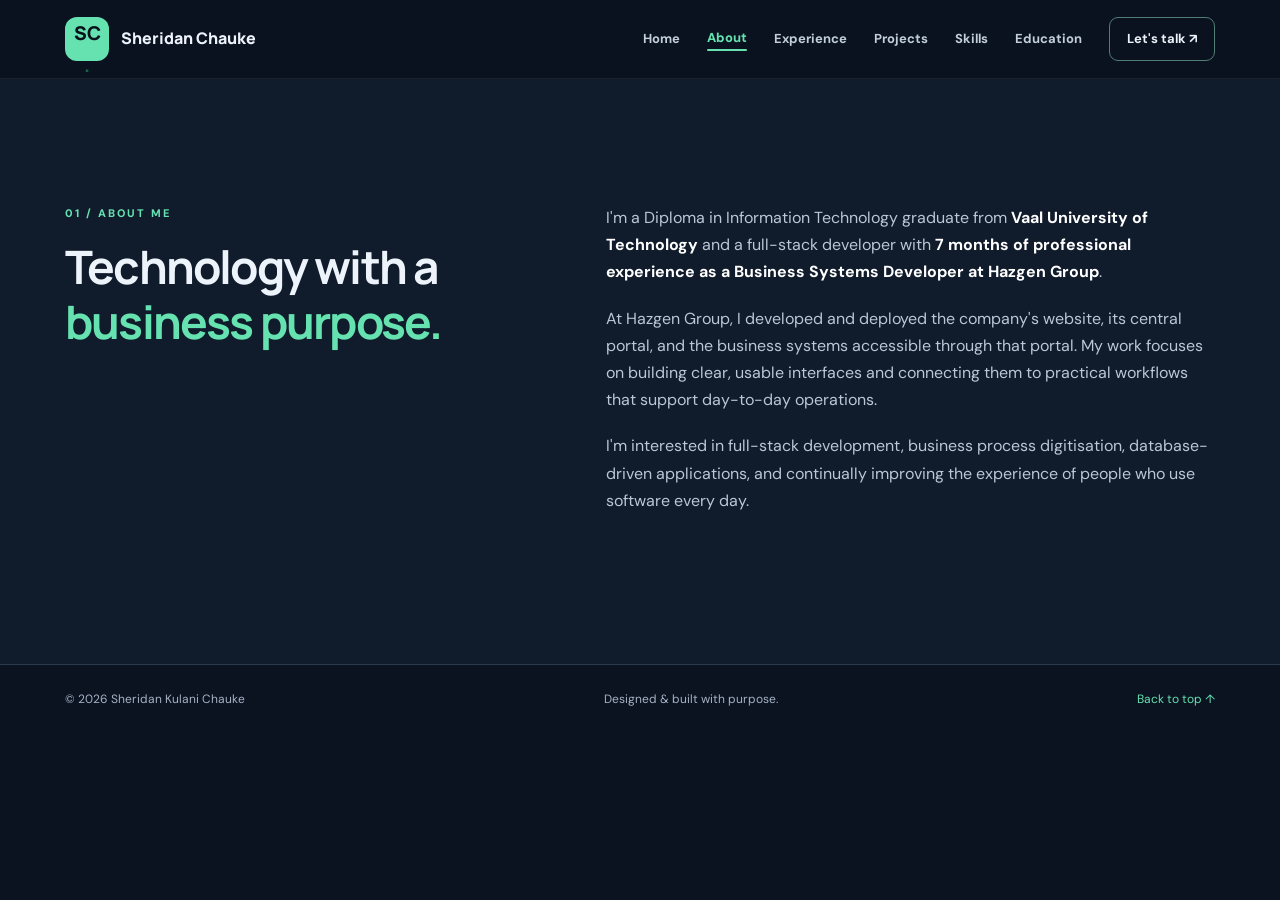
<file: about.html>
<!DOCTYPE html>

<html lang="en"><head><meta charset="utf-8"/><meta content="width=device-width,initial-scale=1" name="viewport"/><meta content="#0b1220" name="theme-color"/><meta content="Sheridan Kulani Chauke — Full Stack Developer and Business Systems Developer. Explore deployed business solutions, technical skills and projects." name="description"/><title>About | Sheridan Kulani Chauke</title><style>
@import url('https://fonts.googleapis.com/css2?family=DM+Sans:wght@400;500;600;700&family=Manrope:wght@400;500;600;700;800&display=swap');
:root{--bg:#0b1220;--surface:#111c2d;--surface2:#152236;--text:#edf3fa;--muted:#a5b3c5;--accent:#65e2b0;--border:#2b3b4f}*{box-sizing:border-box}html{scroll-behavior:smooth;scroll-padding-top:88px}body{margin:0;background:var(--bg);color:var(--text);font-family:'DM Sans',sans-serif;line-height:1.7}a{color:inherit;text-decoration:none}button{font:inherit}button,a{ -webkit-tap-highlight-color:transparent}a:focus-visible,button:focus-visible{outline:3px solid var(--accent);outline-offset:4px}.wrap{width:min(1150px,calc(100% - 48px));margin:auto}.skip{position:absolute;left:-9999px;top:8px;z-index:20;background:white;color:black;padding:8px}.skip:focus{left:8px}.site-header{position:sticky;top:0;z-index:10;background:#0b1220ed;backdrop-filter:blur(16px);border-bottom:1px solid #ffffff12}.nav{height:78px;display:flex;align-items:center;justify-content:space-between}.brand{display:flex;gap:12px;align-items:center;font-weight:800;font-family:Manrope,sans-serif}.brand-mark{display:grid;place-items:center;background:var(--accent);color:#07121c;border-radius:12px;width:44px;height:44px;font-size:19px}.brand-mark span{color:#16634c}.nav-links{display:flex;align-items:center;gap:27px;font-size:13px;font-weight:700}.nav-links>a:not(.nav-contact){color:#c2cedc}.nav-links a:hover{color:var(--accent)}.nav-contact{border:1px solid #517e74;padding:10px 17px;border-radius:9px}.menu-toggle{display:none;background:transparent;border:1px solid var(--border);border-radius:8px;color:white;padding:7px 12px}.hero{display:grid;grid-template-columns:1.18fr .82fr;align-items:center;gap:60px;min-height:675px;padding-top:70px;padding-bottom:100px}.eyebrow,.kicker,.project-type,.role-tag{color:var(--accent);font-size:11px;font-weight:800;letter-spacing:2px}.eyebrow{display:flex;align-items:center;gap:10px}.pulse{width:9px;height:9px;border-radius:50%;background:var(--accent);box-shadow:0 0 0 5px #65e2b01c}h1,h2,h3,p{margin-top:0}h1,h2,h3{font-family:Manrope,sans-serif;line-height:1.2}h1{font-size:clamp(40px,5vw,68px);letter-spacing:-3px;margin:24px 0}h1 em{color:var(--accent);font-style:normal}h2{font-size:clamp(32px,3.6vw,48px);letter-spacing:-1.8px;margin:16px 0 25px}h2 span{color:var(--accent)}h3{font-size:21px}.lead{font-size:17px;color:#b4c2d1;max-width:630px}.lead strong{color:white}.hero-actions{display:flex;flex-wrap:wrap;gap:12px;margin:31px 0 47px}.button{display:inline-flex;align-items:center;justify-content:center;gap:24px;padding:13px 22px;border-radius:9px;font-weight:800;font-size:13px;transition:transform .2s}.button:hover{transform:translateY(-3px)}.primary{background:var(--accent);color:#0b1821}.secondary{border:1px solid #526273;color:white}.hero-facts{display:flex;flex-wrap:wrap;gap:30px}.hero-facts div{display:flex;flex-direction:column;gap:2px}.hero-facts strong{font-family:Manrope;font-size:16px}.hero-facts span{font-size:12px;color:var(--muted)}.portrait-wrap{position:relative;max-width:410px;justify-self:end;width:100%}.portrait-glow{position:absolute;inset:8% -7% -5% 8%;border-radius:30px;background:linear-gradient(145deg,#65e2b0,#274c73);transform:rotate(5deg);opacity:.6}.portrait{position:relative;display:block;width:100%;height:475px;object-fit:cover;object-position:center 34%;border-radius:24px;border:5px solid #1d3545}.portrait-note{position:absolute;left:-35px;bottom:25px;display:flex;align-items:center;gap:12px;background:#1b2a3bea;border:1px solid #547e73;border-radius:13px;padding:14px 17px;box-shadow:0 14px 40px #0008}.note-icon{color:var(--accent);font-size:26px}.portrait-note strong,.portrait-note small{display:block}.portrait-note strong{font-size:12px}.portrait-note small{font-size:11px;color:var(--muted)}.section{padding:100px 0}.section-alt{background:#101b2b}.two-col{display:grid;grid-template-columns:.85fr 1.15fr;gap:90px}.prose p{color:#b9c7d6;font-size:16px;margin-bottom:19px}.prose strong{color:white}.experience-card{border:1px solid var(--border);border-radius:18px;background:var(--surface);margin-top:40px;overflow:hidden}.experience-head{display:flex;align-items:center;gap:20px;padding:32px;border-bottom:1px solid var(--border)}.company-symbol{width:68px;height:68px;flex-shrink:0;background:linear-gradient(135deg,#ffc856,#4caa75);border-radius:16px;display:grid;place-items:center;font-weight:900;color:#112119;font-size:23px}.company-symbol span{color:#fff}.experience-head h3{margin:6px 0 2px}.muted{color:var(--muted);margin:0}.duration{margin-left:auto;color:var(--accent);background:#65e2b011;border:1px solid #65e2b044;border-radius:30px;padding:7px 13px;white-space:nowrap;font-size:12px}.experience-body{padding:30px 35px;color:#becbda}.achievement-list{padding-left:20px}.achievement-list li{margin:9px 0;padding-left:7px}.achievement-list li::marker{color:var(--accent)}.chip-row{display:flex;gap:8px;flex-wrap:wrap;margin-top:20px}.chip-row span{border:1px solid #395165;color:#bdcad8;background:#ffffff05;border-radius:6px;padding:5px 10px;font-size:11px;font-weight:700}.section-heading{display:flex;justify-content:space-between;align-items:end;gap:40px;margin-bottom:32px}.section-heading>p{max-width:370px;color:var(--muted);font-size:14px}.projects-grid{display:grid;grid-template-columns:repeat(2,minmax(0,1fr));gap:23px}.project{background:#142136;border:1px solid var(--border);border-radius:17px;overflow:hidden;transition:transform .2s,border-color .2s}.project:hover{transform:translateY(-5px);border-color:#5aa98d}.project.featured{grid-column:span 2;display:grid;grid-template-columns:1fr 1fr}.project-visual{height:225px;display:flex;flex-direction:column;justify-content:center;align-items:center;position:relative;overflow:hidden;gap:12px}.featured .project-visual{height:auto;min-height:315px}.visual-portal{background:radial-gradient(circle at 50% 45%,#2b6462,#12263b 75%);padding:28px}.mock-browser{width:92%;max-width:440px;border:1px solid #6d949b;border-radius:10px;background:#101b2b;box-shadow:0 20px 40px #0007;overflow:hidden;transform:rotate(-2deg)}.browser-top{height:28px;background:#293d4f;display:flex;align-items:center;gap:5px;padding:0 12px}.browser-top i{width:7px;height:7px;background:#79c4a6;border-radius:50%}.browser-top span{margin:auto;color:#a9c5cb;font-size:9px}.mock-layout{display:flex;height:175px}.mock-sidebar{width:25%;background:#192e3f;padding:14px;display:flex;flex-direction:column;gap:14px}.mock-sidebar b{color:#65e2b0}.mock-sidebar span{height:5px;width:80%;background:#54727b;border-radius:10px}.mock-content{padding:18px;flex:1}.mock-content small{color:#80c9b0;font-size:8px}.mock-bars{display:flex;gap:10px;margin:16px 0}.mock-bars i{height:38px;flex:1;border-radius:5px;background:#35566b}.mock-bars i:nth-child(2){background:#327b75}.mock-rows i{display:block;height:7px;background:#2b4657;border-radius:3px;margin:9px 0}.mock-rows i:last-child{width:60%}.visual-site{background:linear-gradient(135deg,#183f31,#38865b);color:white}.visual-label{font-family:Manrope;font-weight:900;font-size:32px;letter-spacing:-1px;z-index:1}.visual-label b{color:#ffdc77}.visual-sub{z-index:1;font-size:12px}.visual-orb{position:absolute;width:300px;height:300px;border:1px solid #ffffff33;border-radius:50%;right:-70px;top:-150px;box-shadow:0 0 0 35px #ffffff0a,0 0 0 70px #ffffff08}.visual-work{background:linear-gradient(135deg,#24486b,#142a42);color:#cde8fb;font-family:Manrope;font-weight:800;letter-spacing:3px;text-align:center}.work-icon{font-size:60px;color:#80d9c4}.visual-books{background:linear-gradient(135deg,#45365f,#1c253f);font-weight:800;letter-spacing:3px}.book-stack{font-size:44px;font-family:Manrope;color:#e2baff}.book-stack span{color:#91e2c4}.visual-python{background:linear-gradient(135deg,#1c3c59,#254b63);letter-spacing:2px;font-weight:800}.code-symbol{font-size:65px;color:#84ddc4}.visual-java{background:linear-gradient(135deg,#473044,#1e2842);letter-spacing:2px;font-weight:800}.snake{font-size:45px;color:#ffbd7c}.project-info{padding:28px}.project-info h3{margin:10px 0}.project-info p{color:#b4c3d2;font-size:14px}.project-links{display:flex;gap:20px;margin-top:18px}.project-links a{font-size:13px;color:var(--accent);font-weight:800}.project-disclaimer{color:#9eafc0;font-size:12px;margin:24px 0 0}.skills-grid,.education-grid{display:grid;grid-template-columns:repeat(4,1fr);gap:18px;margin-top:35px}.skill-group,.education-card{background:#142136;border:1px solid var(--border);border-radius:14px;padding:26px}.skill-icon{font-size:28px;color:var(--accent);margin-bottom:20px}.skill-group h3,.education-card h3{font-size:17px}.skill-group p,.education-card p{color:var(--muted);font-size:13px;margin:0}.education-grid{grid-template-columns:repeat(3,1fr)}.edu-icon{font-size:29px;display:block;margin-bottom:20px;color:var(--accent)}.contact-section{background:radial-gradient(circle at 15% 25%,#173b3b,#0b1220 60%)}.contact-layout{display:grid;grid-template-columns:1fr 1fr;gap:90px;align-items:center}.contact-layout>div>p:not(.kicker){color:var(--muted);max-width:420px}.contact-layout .button{margin-top:20px}.contact-panel{background:#142136;border:1px solid var(--border);border-radius:16px;padding:12px 26px}.contact-panel a{display:grid;grid-template-columns:1fr auto;gap:1px 10px;padding:16px 0;border-bottom:1px solid var(--border)}.contact-panel a span{grid-column:1;font-size:12px;color:var(--muted)}.contact-panel a strong{font-size:14px;overflow-wrap:anywhere}.contact-panel a b{grid-column:2;grid-row:1/3;color:var(--accent);align-self:center}.contact-panel a:hover strong{color:var(--accent)}.contact-location{padding:16px 0 5px;font-size:12px;color:var(--muted)}footer{border-top:1px solid var(--border);padding:24px 0;font-size:12px;color:var(--muted)}.footer-inner{display:flex;justify-content:space-between;gap:15px;flex-wrap:wrap}footer a{color:var(--accent)}@media(max-width:900px){.hero{gap:25px}.hero-facts{gap:16px}.two-col,.contact-layout{gap:35px}.skills-grid{grid-template-columns:repeat(2,1fr)}}@media(max-width:700px){.wrap{width:min(100% - 32px,1150px)}.nav{height:70px}.menu-toggle{display:block}.nav-links{display:none;position:absolute;left:0;right:0;top:70px;background:#101b2b;border-bottom:1px solid var(--border);padding:20px;flex-direction:column;align-items:stretch;gap:12px}.nav-links.open{display:flex}.nav-links a{padding:7px}.hero{grid-template-columns:1fr;gap:45px;padding-top:55px;padding-bottom:70px}.portrait-wrap{justify-self:center;max-width:350px}.portrait{height:410px}.portrait-note{left:-8px}.hero-facts{gap:25px}.section{padding:65px 0}.two-col,.contact-layout{grid-template-columns:1fr}.section-heading{display:block}.projects-grid{grid-template-columns:1fr}.project.featured{grid-column:auto;display:block}.featured .project-visual{min-height:230px}.experience-head{flex-wrap:wrap;padding:24px}.duration{margin-left:0}.experience-body{padding:24px}.education-grid{grid-template-columns:1fr}.footer-inner{flex-direction:column}h1{letter-spacing:-2px}}@media(max-width:420px){.brand{font-size:13px}.hero-actions{flex-direction:column;align-items:stretch}.skills-grid{grid-template-columns:1fr}.portrait{height:350px}.hero-facts{gap:18px}}
@media(prefers-reduced-motion:reduce){html{scroll-behavior:auto}*,*::before,*::after{transition:none!important;animation:none!important}}


.nav-links a[aria-current="page"]{color:var(--accent);font-weight:800}
.nav-links a[aria-current="page"]:after{content:"";display:block;height:2px;background:var(--accent);border-radius:4px}
@media(max-width:800px){.nav-links a[aria-current="page"]:after{display:none}}
</style></head>
<body><a class="skip" href="#main">Skip to content</a><header class="site-header"><nav aria-label="Main navigation" class="nav wrap"><a class="brand" href="index.html"><span class="brand-mark">SC<span>.</span></span><span>Sheridan Chauke</span></a><button aria-controls="nav-links" aria-expanded="false" aria-label="Open navigation" class="menu-toggle">☰</button><div class="nav-links" id="nav-links"><a href="index.html">Home</a><a aria-current="page" href="about.html">About</a><a href="experience.html">Experience</a><a href="projects.html">Projects</a><a href="skills.html">Skills</a><a href="education.html">Education</a><a class="nav-contact" href="contact.html">Let's talk ↗</a></div></nav></header>
<main id="main">
<section class="section section-alt" id="about" style="padding-top:125px;min-height:65vh"><div class="wrap two-col"><div><p class="kicker">01 / ABOUT ME</p><h2>Technology with a <span>business purpose.</span></h2></div><div class="prose"><p>I'm a Diploma in Information Technology graduate from <strong>Vaal University of Technology</strong> and a full-stack developer with <strong>7 months of professional experience as a Business Systems Developer at Hazgen Group</strong>.</p><p>At Hazgen Group, I developed and deployed the company's website, its central portal, and the business systems accessible through that portal. My work focuses on building clear, usable interfaces and connecting them to practical workflows that support day-to-day operations.</p><p>I'm interested in full-stack development, business process digitisation, database-driven applications, and continually improving the experience of people who use software every day.</p></div></div></section>




</main><footer><div class="wrap footer-inner"><span>© <span id="year">2026</span> Sheridan Kulani Chauke</span><span>Designed &amp; built with purpose.</span><a href="index.html">Back to top ↑</a></div></footer><script>
const toggle = document.querySelector('.menu-toggle');
const links = document.querySelector('.nav-links');
toggle.addEventListener('click', () => {
  const open = links.classList.toggle('open');
  toggle.setAttribute('aria-expanded', String(open));
  toggle.setAttribute('aria-label', open ? 'Close navigation' : 'Open navigation');
  toggle.textContent = open ? '✕' : '☰';
});
links.querySelectorAll('a').forEach(link => link.addEventListener('click', () => {
  links.classList.remove('open');
  toggle.setAttribute('aria-expanded', 'false');
  toggle.setAttribute('aria-label', 'Open navigation');
  toggle.textContent = '☰';
}));
const yearEl = document.getElementById('year'); if (yearEl) yearEl.textContent = new Date().getFullYear();

</script></body></html>
</file>
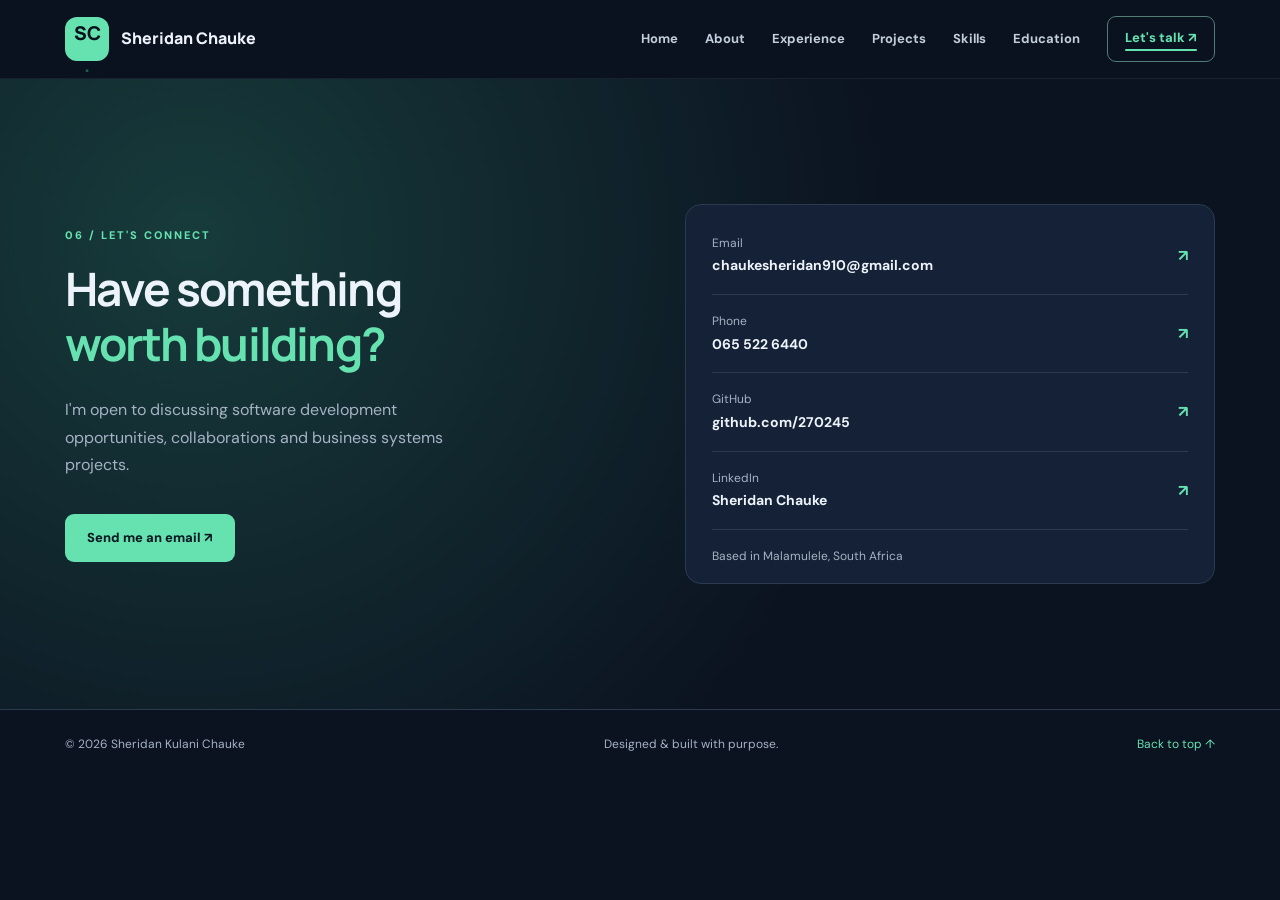
<file: contact.html>
<!DOCTYPE html>

<html lang="en"><head><meta charset="utf-8"/><meta content="width=device-width,initial-scale=1" name="viewport"/><meta content="#0b1220" name="theme-color"/><meta content="Sheridan Kulani Chauke — Full Stack Developer and Business Systems Developer. Explore deployed business solutions, technical skills and projects." name="description"/><title>Contact | Sheridan Kulani Chauke</title><style>
@import url('https://fonts.googleapis.com/css2?family=DM+Sans:wght@400;500;600;700&family=Manrope:wght@400;500;600;700;800&display=swap');
:root{--bg:#0b1220;--surface:#111c2d;--surface2:#152236;--text:#edf3fa;--muted:#a5b3c5;--accent:#65e2b0;--border:#2b3b4f}*{box-sizing:border-box}html{scroll-behavior:smooth;scroll-padding-top:88px}body{margin:0;background:var(--bg);color:var(--text);font-family:'DM Sans',sans-serif;line-height:1.7}a{color:inherit;text-decoration:none}button{font:inherit}button,a{ -webkit-tap-highlight-color:transparent}a:focus-visible,button:focus-visible{outline:3px solid var(--accent);outline-offset:4px}.wrap{width:min(1150px,calc(100% - 48px));margin:auto}.skip{position:absolute;left:-9999px;top:8px;z-index:20;background:white;color:black;padding:8px}.skip:focus{left:8px}.site-header{position:sticky;top:0;z-index:10;background:#0b1220ed;backdrop-filter:blur(16px);border-bottom:1px solid #ffffff12}.nav{height:78px;display:flex;align-items:center;justify-content:space-between}.brand{display:flex;gap:12px;align-items:center;font-weight:800;font-family:Manrope,sans-serif}.brand-mark{display:grid;place-items:center;background:var(--accent);color:#07121c;border-radius:12px;width:44px;height:44px;font-size:19px}.brand-mark span{color:#16634c}.nav-links{display:flex;align-items:center;gap:27px;font-size:13px;font-weight:700}.nav-links>a:not(.nav-contact){color:#c2cedc}.nav-links a:hover{color:var(--accent)}.nav-contact{border:1px solid #517e74;padding:10px 17px;border-radius:9px}.menu-toggle{display:none;background:transparent;border:1px solid var(--border);border-radius:8px;color:white;padding:7px 12px}.hero{display:grid;grid-template-columns:1.18fr .82fr;align-items:center;gap:60px;min-height:675px;padding-top:70px;padding-bottom:100px}.eyebrow,.kicker,.project-type,.role-tag{color:var(--accent);font-size:11px;font-weight:800;letter-spacing:2px}.eyebrow{display:flex;align-items:center;gap:10px}.pulse{width:9px;height:9px;border-radius:50%;background:var(--accent);box-shadow:0 0 0 5px #65e2b01c}h1,h2,h3,p{margin-top:0}h1,h2,h3{font-family:Manrope,sans-serif;line-height:1.2}h1{font-size:clamp(40px,5vw,68px);letter-spacing:-3px;margin:24px 0}h1 em{color:var(--accent);font-style:normal}h2{font-size:clamp(32px,3.6vw,48px);letter-spacing:-1.8px;margin:16px 0 25px}h2 span{color:var(--accent)}h3{font-size:21px}.lead{font-size:17px;color:#b4c2d1;max-width:630px}.lead strong{color:white}.hero-actions{display:flex;flex-wrap:wrap;gap:12px;margin:31px 0 47px}.button{display:inline-flex;align-items:center;justify-content:center;gap:24px;padding:13px 22px;border-radius:9px;font-weight:800;font-size:13px;transition:transform .2s}.button:hover{transform:translateY(-3px)}.primary{background:var(--accent);color:#0b1821}.secondary{border:1px solid #526273;color:white}.hero-facts{display:flex;flex-wrap:wrap;gap:30px}.hero-facts div{display:flex;flex-direction:column;gap:2px}.hero-facts strong{font-family:Manrope;font-size:16px}.hero-facts span{font-size:12px;color:var(--muted)}.portrait-wrap{position:relative;max-width:410px;justify-self:end;width:100%}.portrait-glow{position:absolute;inset:8% -7% -5% 8%;border-radius:30px;background:linear-gradient(145deg,#65e2b0,#274c73);transform:rotate(5deg);opacity:.6}.portrait{position:relative;display:block;width:100%;height:475px;object-fit:cover;object-position:center 34%;border-radius:24px;border:5px solid #1d3545}.portrait-note{position:absolute;left:-35px;bottom:25px;display:flex;align-items:center;gap:12px;background:#1b2a3bea;border:1px solid #547e73;border-radius:13px;padding:14px 17px;box-shadow:0 14px 40px #0008}.note-icon{color:var(--accent);font-size:26px}.portrait-note strong,.portrait-note small{display:block}.portrait-note strong{font-size:12px}.portrait-note small{font-size:11px;color:var(--muted)}.section{padding:100px 0}.section-alt{background:#101b2b}.two-col{display:grid;grid-template-columns:.85fr 1.15fr;gap:90px}.prose p{color:#b9c7d6;font-size:16px;margin-bottom:19px}.prose strong{color:white}.experience-card{border:1px solid var(--border);border-radius:18px;background:var(--surface);margin-top:40px;overflow:hidden}.experience-head{display:flex;align-items:center;gap:20px;padding:32px;border-bottom:1px solid var(--border)}.company-symbol{width:68px;height:68px;flex-shrink:0;background:linear-gradient(135deg,#ffc856,#4caa75);border-radius:16px;display:grid;place-items:center;font-weight:900;color:#112119;font-size:23px}.company-symbol span{color:#fff}.experience-head h3{margin:6px 0 2px}.muted{color:var(--muted);margin:0}.duration{margin-left:auto;color:var(--accent);background:#65e2b011;border:1px solid #65e2b044;border-radius:30px;padding:7px 13px;white-space:nowrap;font-size:12px}.experience-body{padding:30px 35px;color:#becbda}.achievement-list{padding-left:20px}.achievement-list li{margin:9px 0;padding-left:7px}.achievement-list li::marker{color:var(--accent)}.chip-row{display:flex;gap:8px;flex-wrap:wrap;margin-top:20px}.chip-row span{border:1px solid #395165;color:#bdcad8;background:#ffffff05;border-radius:6px;padding:5px 10px;font-size:11px;font-weight:700}.section-heading{display:flex;justify-content:space-between;align-items:end;gap:40px;margin-bottom:32px}.section-heading>p{max-width:370px;color:var(--muted);font-size:14px}.projects-grid{display:grid;grid-template-columns:repeat(2,minmax(0,1fr));gap:23px}.project{background:#142136;border:1px solid var(--border);border-radius:17px;overflow:hidden;transition:transform .2s,border-color .2s}.project:hover{transform:translateY(-5px);border-color:#5aa98d}.project.featured{grid-column:span 2;display:grid;grid-template-columns:1fr 1fr}.project-visual{height:225px;display:flex;flex-direction:column;justify-content:center;align-items:center;position:relative;overflow:hidden;gap:12px}.featured .project-visual{height:auto;min-height:315px}.visual-portal{background:radial-gradient(circle at 50% 45%,#2b6462,#12263b 75%);padding:28px}.mock-browser{width:92%;max-width:440px;border:1px solid #6d949b;border-radius:10px;background:#101b2b;box-shadow:0 20px 40px #0007;overflow:hidden;transform:rotate(-2deg)}.browser-top{height:28px;background:#293d4f;display:flex;align-items:center;gap:5px;padding:0 12px}.browser-top i{width:7px;height:7px;background:#79c4a6;border-radius:50%}.browser-top span{margin:auto;color:#a9c5cb;font-size:9px}.mock-layout{display:flex;height:175px}.mock-sidebar{width:25%;background:#192e3f;padding:14px;display:flex;flex-direction:column;gap:14px}.mock-sidebar b{color:#65e2b0}.mock-sidebar span{height:5px;width:80%;background:#54727b;border-radius:10px}.mock-content{padding:18px;flex:1}.mock-content small{color:#80c9b0;font-size:8px}.mock-bars{display:flex;gap:10px;margin:16px 0}.mock-bars i{height:38px;flex:1;border-radius:5px;background:#35566b}.mock-bars i:nth-child(2){background:#327b75}.mock-rows i{display:block;height:7px;background:#2b4657;border-radius:3px;margin:9px 0}.mock-rows i:last-child{width:60%}.visual-site{background:linear-gradient(135deg,#183f31,#38865b);color:white}.visual-label{font-family:Manrope;font-weight:900;font-size:32px;letter-spacing:-1px;z-index:1}.visual-label b{color:#ffdc77}.visual-sub{z-index:1;font-size:12px}.visual-orb{position:absolute;width:300px;height:300px;border:1px solid #ffffff33;border-radius:50%;right:-70px;top:-150px;box-shadow:0 0 0 35px #ffffff0a,0 0 0 70px #ffffff08}.visual-work{background:linear-gradient(135deg,#24486b,#142a42);color:#cde8fb;font-family:Manrope;font-weight:800;letter-spacing:3px;text-align:center}.work-icon{font-size:60px;color:#80d9c4}.visual-books{background:linear-gradient(135deg,#45365f,#1c253f);font-weight:800;letter-spacing:3px}.book-stack{font-size:44px;font-family:Manrope;color:#e2baff}.book-stack span{color:#91e2c4}.visual-python{background:linear-gradient(135deg,#1c3c59,#254b63);letter-spacing:2px;font-weight:800}.code-symbol{font-size:65px;color:#84ddc4}.visual-java{background:linear-gradient(135deg,#473044,#1e2842);letter-spacing:2px;font-weight:800}.snake{font-size:45px;color:#ffbd7c}.project-info{padding:28px}.project-info h3{margin:10px 0}.project-info p{color:#b4c3d2;font-size:14px}.project-links{display:flex;gap:20px;margin-top:18px}.project-links a{font-size:13px;color:var(--accent);font-weight:800}.project-disclaimer{color:#9eafc0;font-size:12px;margin:24px 0 0}.skills-grid,.education-grid{display:grid;grid-template-columns:repeat(4,1fr);gap:18px;margin-top:35px}.skill-group,.education-card{background:#142136;border:1px solid var(--border);border-radius:14px;padding:26px}.skill-icon{font-size:28px;color:var(--accent);margin-bottom:20px}.skill-group h3,.education-card h3{font-size:17px}.skill-group p,.education-card p{color:var(--muted);font-size:13px;margin:0}.education-grid{grid-template-columns:repeat(3,1fr)}.edu-icon{font-size:29px;display:block;margin-bottom:20px;color:var(--accent)}.contact-section{background:radial-gradient(circle at 15% 25%,#173b3b,#0b1220 60%)}.contact-layout{display:grid;grid-template-columns:1fr 1fr;gap:90px;align-items:center}.contact-layout>div>p:not(.kicker){color:var(--muted);max-width:420px}.contact-layout .button{margin-top:20px}.contact-panel{background:#142136;border:1px solid var(--border);border-radius:16px;padding:12px 26px}.contact-panel a{display:grid;grid-template-columns:1fr auto;gap:1px 10px;padding:16px 0;border-bottom:1px solid var(--border)}.contact-panel a span{grid-column:1;font-size:12px;color:var(--muted)}.contact-panel a strong{font-size:14px;overflow-wrap:anywhere}.contact-panel a b{grid-column:2;grid-row:1/3;color:var(--accent);align-self:center}.contact-panel a:hover strong{color:var(--accent)}.contact-location{padding:16px 0 5px;font-size:12px;color:var(--muted)}footer{border-top:1px solid var(--border);padding:24px 0;font-size:12px;color:var(--muted)}.footer-inner{display:flex;justify-content:space-between;gap:15px;flex-wrap:wrap}footer a{color:var(--accent)}@media(max-width:900px){.hero{gap:25px}.hero-facts{gap:16px}.two-col,.contact-layout{gap:35px}.skills-grid{grid-template-columns:repeat(2,1fr)}}@media(max-width:700px){.wrap{width:min(100% - 32px,1150px)}.nav{height:70px}.menu-toggle{display:block}.nav-links{display:none;position:absolute;left:0;right:0;top:70px;background:#101b2b;border-bottom:1px solid var(--border);padding:20px;flex-direction:column;align-items:stretch;gap:12px}.nav-links.open{display:flex}.nav-links a{padding:7px}.hero{grid-template-columns:1fr;gap:45px;padding-top:55px;padding-bottom:70px}.portrait-wrap{justify-self:center;max-width:350px}.portrait{height:410px}.portrait-note{left:-8px}.hero-facts{gap:25px}.section{padding:65px 0}.two-col,.contact-layout{grid-template-columns:1fr}.section-heading{display:block}.projects-grid{grid-template-columns:1fr}.project.featured{grid-column:auto;display:block}.featured .project-visual{min-height:230px}.experience-head{flex-wrap:wrap;padding:24px}.duration{margin-left:0}.experience-body{padding:24px}.education-grid{grid-template-columns:1fr}.footer-inner{flex-direction:column}h1{letter-spacing:-2px}}@media(max-width:420px){.brand{font-size:13px}.hero-actions{flex-direction:column;align-items:stretch}.skills-grid{grid-template-columns:1fr}.portrait{height:350px}.hero-facts{gap:18px}}
@media(prefers-reduced-motion:reduce){html{scroll-behavior:auto}*,*::before,*::after{transition:none!important;animation:none!important}}


.nav-links a[aria-current="page"]{color:var(--accent);font-weight:800}
.nav-links a[aria-current="page"]:after{content:"";display:block;height:2px;background:var(--accent);border-radius:4px}
@media(max-width:800px){.nav-links a[aria-current="page"]:after{display:none}}
</style></head>
<body><a class="skip" href="#main">Skip to content</a><header class="site-header"><nav aria-label="Main navigation" class="nav wrap"><a class="brand" href="index.html"><span class="brand-mark">SC<span>.</span></span><span>Sheridan Chauke</span></a><button aria-controls="nav-links" aria-expanded="false" aria-label="Open navigation" class="menu-toggle">☰</button><div class="nav-links" id="nav-links"><a href="index.html">Home</a><a href="about.html">About</a><a href="experience.html">Experience</a><a href="projects.html">Projects</a><a href="skills.html">Skills</a><a href="education.html">Education</a><a aria-current="page" class="nav-contact" href="contact.html">Let's talk ↗</a></div></nav></header>
<main id="main">





<section class="section contact-section" id="contact" style="padding-top:125px;min-height:70vh"><div class="wrap contact-layout"><div><p class="kicker">06 / LET'S CONNECT</p><h2>Have something<br/><span>worth building?</span></h2><p>I'm open to discussing software development opportunities, collaborations and business systems projects.</p><a class="button primary" href="mailto:chaukesheridan910@gmail.com?subject=Development%20opportunity">Send me an email ↗</a></div><div class="contact-panel"><a href="mailto:chaukesheridan910@gmail.com"><span>Email</span><strong>chaukesheridan910@gmail.com</strong><b>↗</b></a><a href="tel:+27655226440"><span>Phone</span><strong>065 522 6440</strong><b>↗</b></a><a href="https://github.com/270245" rel="noopener noreferrer" target="_blank"><span>GitHub</span><strong>github.com/270245</strong><b>↗</b></a><a href="https://www.linkedin.com/in/sheridan-chauke-b220b4288" rel="noopener noreferrer" target="_blank"><span>LinkedIn</span><strong>Sheridan Chauke</strong><b>↗</b></a><div class="contact-location">Based in Malamulele, South Africa</div></div></div></section></main><footer><div class="wrap footer-inner"><span>© <span id="year">2026</span> Sheridan Kulani Chauke</span><span>Designed &amp; built with purpose.</span><a href="index.html">Back to top ↑</a></div></footer><script>
const toggle = document.querySelector('.menu-toggle');
const links = document.querySelector('.nav-links');
toggle.addEventListener('click', () => {
  const open = links.classList.toggle('open');
  toggle.setAttribute('aria-expanded', String(open));
  toggle.setAttribute('aria-label', open ? 'Close navigation' : 'Open navigation');
  toggle.textContent = open ? '✕' : '☰';
});
links.querySelectorAll('a').forEach(link => link.addEventListener('click', () => {
  links.classList.remove('open');
  toggle.setAttribute('aria-expanded', 'false');
  toggle.setAttribute('aria-label', 'Open navigation');
  toggle.textContent = '☰';
}));
const yearEl = document.getElementById('year'); if (yearEl) yearEl.textContent = new Date().getFullYear();

</script></body></html>
</file>
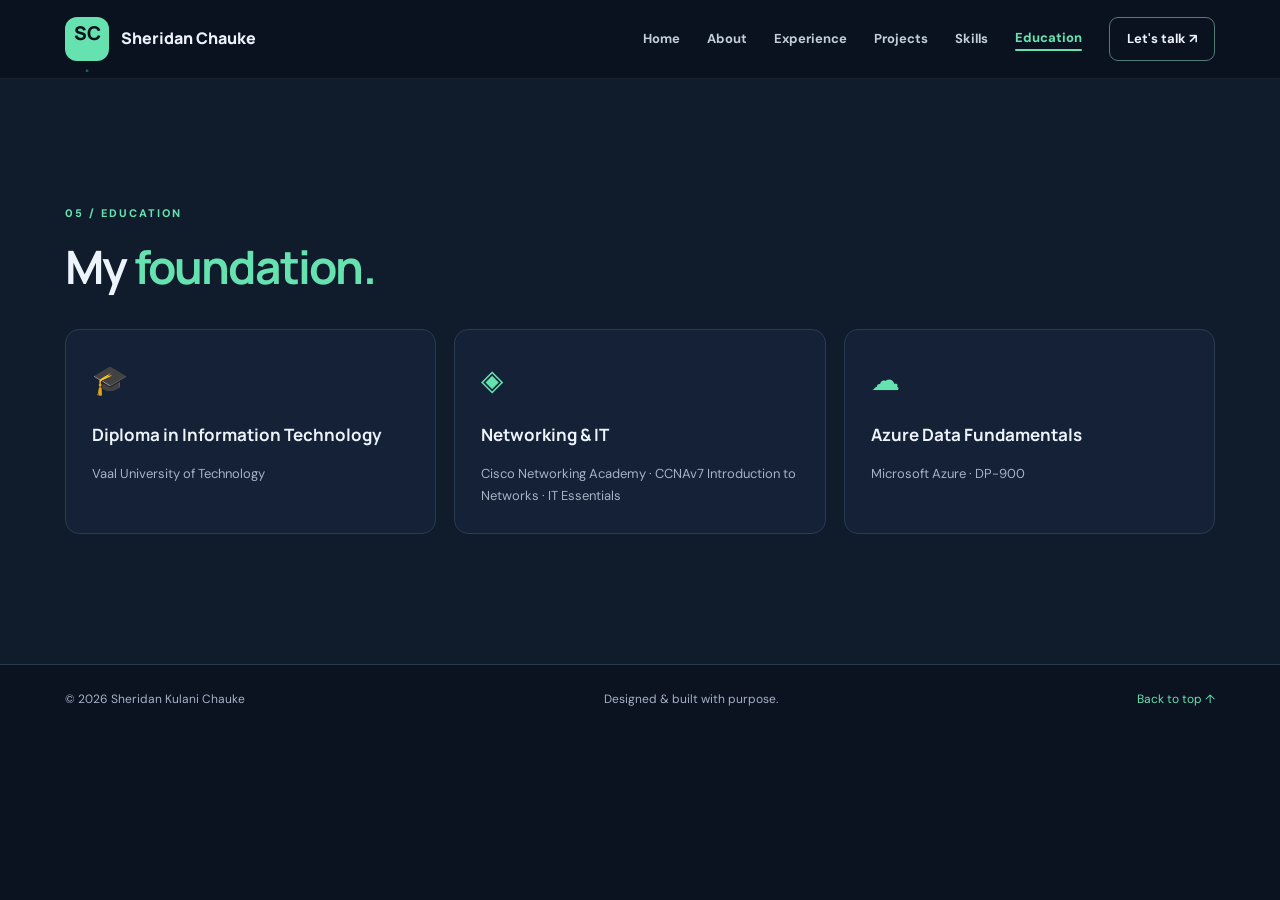
<file: education.html>
<!DOCTYPE html>

<html lang="en"><head><meta charset="utf-8"/><meta content="width=device-width,initial-scale=1" name="viewport"/><meta content="#0b1220" name="theme-color"/><meta content="Sheridan Kulani Chauke — Full Stack Developer and Business Systems Developer. Explore deployed business solutions, technical skills and projects." name="description"/><title>Education | Sheridan Kulani Chauke</title><style>
@import url('https://fonts.googleapis.com/css2?family=DM+Sans:wght@400;500;600;700&family=Manrope:wght@400;500;600;700;800&display=swap');
:root{--bg:#0b1220;--surface:#111c2d;--surface2:#152236;--text:#edf3fa;--muted:#a5b3c5;--accent:#65e2b0;--border:#2b3b4f}*{box-sizing:border-box}html{scroll-behavior:smooth;scroll-padding-top:88px}body{margin:0;background:var(--bg);color:var(--text);font-family:'DM Sans',sans-serif;line-height:1.7}a{color:inherit;text-decoration:none}button{font:inherit}button,a{ -webkit-tap-highlight-color:transparent}a:focus-visible,button:focus-visible{outline:3px solid var(--accent);outline-offset:4px}.wrap{width:min(1150px,calc(100% - 48px));margin:auto}.skip{position:absolute;left:-9999px;top:8px;z-index:20;background:white;color:black;padding:8px}.skip:focus{left:8px}.site-header{position:sticky;top:0;z-index:10;background:#0b1220ed;backdrop-filter:blur(16px);border-bottom:1px solid #ffffff12}.nav{height:78px;display:flex;align-items:center;justify-content:space-between}.brand{display:flex;gap:12px;align-items:center;font-weight:800;font-family:Manrope,sans-serif}.brand-mark{display:grid;place-items:center;background:var(--accent);color:#07121c;border-radius:12px;width:44px;height:44px;font-size:19px}.brand-mark span{color:#16634c}.nav-links{display:flex;align-items:center;gap:27px;font-size:13px;font-weight:700}.nav-links>a:not(.nav-contact){color:#c2cedc}.nav-links a:hover{color:var(--accent)}.nav-contact{border:1px solid #517e74;padding:10px 17px;border-radius:9px}.menu-toggle{display:none;background:transparent;border:1px solid var(--border);border-radius:8px;color:white;padding:7px 12px}.hero{display:grid;grid-template-columns:1.18fr .82fr;align-items:center;gap:60px;min-height:675px;padding-top:70px;padding-bottom:100px}.eyebrow,.kicker,.project-type,.role-tag{color:var(--accent);font-size:11px;font-weight:800;letter-spacing:2px}.eyebrow{display:flex;align-items:center;gap:10px}.pulse{width:9px;height:9px;border-radius:50%;background:var(--accent);box-shadow:0 0 0 5px #65e2b01c}h1,h2,h3,p{margin-top:0}h1,h2,h3{font-family:Manrope,sans-serif;line-height:1.2}h1{font-size:clamp(40px,5vw,68px);letter-spacing:-3px;margin:24px 0}h1 em{color:var(--accent);font-style:normal}h2{font-size:clamp(32px,3.6vw,48px);letter-spacing:-1.8px;margin:16px 0 25px}h2 span{color:var(--accent)}h3{font-size:21px}.lead{font-size:17px;color:#b4c2d1;max-width:630px}.lead strong{color:white}.hero-actions{display:flex;flex-wrap:wrap;gap:12px;margin:31px 0 47px}.button{display:inline-flex;align-items:center;justify-content:center;gap:24px;padding:13px 22px;border-radius:9px;font-weight:800;font-size:13px;transition:transform .2s}.button:hover{transform:translateY(-3px)}.primary{background:var(--accent);color:#0b1821}.secondary{border:1px solid #526273;color:white}.hero-facts{display:flex;flex-wrap:wrap;gap:30px}.hero-facts div{display:flex;flex-direction:column;gap:2px}.hero-facts strong{font-family:Manrope;font-size:16px}.hero-facts span{font-size:12px;color:var(--muted)}.portrait-wrap{position:relative;max-width:410px;justify-self:end;width:100%}.portrait-glow{position:absolute;inset:8% -7% -5% 8%;border-radius:30px;background:linear-gradient(145deg,#65e2b0,#274c73);transform:rotate(5deg);opacity:.6}.portrait{position:relative;display:block;width:100%;height:475px;object-fit:cover;object-position:center 34%;border-radius:24px;border:5px solid #1d3545}.portrait-note{position:absolute;left:-35px;bottom:25px;display:flex;align-items:center;gap:12px;background:#1b2a3bea;border:1px solid #547e73;border-radius:13px;padding:14px 17px;box-shadow:0 14px 40px #0008}.note-icon{color:var(--accent);font-size:26px}.portrait-note strong,.portrait-note small{display:block}.portrait-note strong{font-size:12px}.portrait-note small{font-size:11px;color:var(--muted)}.section{padding:100px 0}.section-alt{background:#101b2b}.two-col{display:grid;grid-template-columns:.85fr 1.15fr;gap:90px}.prose p{color:#b9c7d6;font-size:16px;margin-bottom:19px}.prose strong{color:white}.experience-card{border:1px solid var(--border);border-radius:18px;background:var(--surface);margin-top:40px;overflow:hidden}.experience-head{display:flex;align-items:center;gap:20px;padding:32px;border-bottom:1px solid var(--border)}.company-symbol{width:68px;height:68px;flex-shrink:0;background:linear-gradient(135deg,#ffc856,#4caa75);border-radius:16px;display:grid;place-items:center;font-weight:900;color:#112119;font-size:23px}.company-symbol span{color:#fff}.experience-head h3{margin:6px 0 2px}.muted{color:var(--muted);margin:0}.duration{margin-left:auto;color:var(--accent);background:#65e2b011;border:1px solid #65e2b044;border-radius:30px;padding:7px 13px;white-space:nowrap;font-size:12px}.experience-body{padding:30px 35px;color:#becbda}.achievement-list{padding-left:20px}.achievement-list li{margin:9px 0;padding-left:7px}.achievement-list li::marker{color:var(--accent)}.chip-row{display:flex;gap:8px;flex-wrap:wrap;margin-top:20px}.chip-row span{border:1px solid #395165;color:#bdcad8;background:#ffffff05;border-radius:6px;padding:5px 10px;font-size:11px;font-weight:700}.section-heading{display:flex;justify-content:space-between;align-items:end;gap:40px;margin-bottom:32px}.section-heading>p{max-width:370px;color:var(--muted);font-size:14px}.projects-grid{display:grid;grid-template-columns:repeat(2,minmax(0,1fr));gap:23px}.project{background:#142136;border:1px solid var(--border);border-radius:17px;overflow:hidden;transition:transform .2s,border-color .2s}.project:hover{transform:translateY(-5px);border-color:#5aa98d}.project.featured{grid-column:span 2;display:grid;grid-template-columns:1fr 1fr}.project-visual{height:225px;display:flex;flex-direction:column;justify-content:center;align-items:center;position:relative;overflow:hidden;gap:12px}.featured .project-visual{height:auto;min-height:315px}.visual-portal{background:radial-gradient(circle at 50% 45%,#2b6462,#12263b 75%);padding:28px}.mock-browser{width:92%;max-width:440px;border:1px solid #6d949b;border-radius:10px;background:#101b2b;box-shadow:0 20px 40px #0007;overflow:hidden;transform:rotate(-2deg)}.browser-top{height:28px;background:#293d4f;display:flex;align-items:center;gap:5px;padding:0 12px}.browser-top i{width:7px;height:7px;background:#79c4a6;border-radius:50%}.browser-top span{margin:auto;color:#a9c5cb;font-size:9px}.mock-layout{display:flex;height:175px}.mock-sidebar{width:25%;background:#192e3f;padding:14px;display:flex;flex-direction:column;gap:14px}.mock-sidebar b{color:#65e2b0}.mock-sidebar span{height:5px;width:80%;background:#54727b;border-radius:10px}.mock-content{padding:18px;flex:1}.mock-content small{color:#80c9b0;font-size:8px}.mock-bars{display:flex;gap:10px;margin:16px 0}.mock-bars i{height:38px;flex:1;border-radius:5px;background:#35566b}.mock-bars i:nth-child(2){background:#327b75}.mock-rows i{display:block;height:7px;background:#2b4657;border-radius:3px;margin:9px 0}.mock-rows i:last-child{width:60%}.visual-site{background:linear-gradient(135deg,#183f31,#38865b);color:white}.visual-label{font-family:Manrope;font-weight:900;font-size:32px;letter-spacing:-1px;z-index:1}.visual-label b{color:#ffdc77}.visual-sub{z-index:1;font-size:12px}.visual-orb{position:absolute;width:300px;height:300px;border:1px solid #ffffff33;border-radius:50%;right:-70px;top:-150px;box-shadow:0 0 0 35px #ffffff0a,0 0 0 70px #ffffff08}.visual-work{background:linear-gradient(135deg,#24486b,#142a42);color:#cde8fb;font-family:Manrope;font-weight:800;letter-spacing:3px;text-align:center}.work-icon{font-size:60px;color:#80d9c4}.visual-books{background:linear-gradient(135deg,#45365f,#1c253f);font-weight:800;letter-spacing:3px}.book-stack{font-size:44px;font-family:Manrope;color:#e2baff}.book-stack span{color:#91e2c4}.visual-python{background:linear-gradient(135deg,#1c3c59,#254b63);letter-spacing:2px;font-weight:800}.code-symbol{font-size:65px;color:#84ddc4}.visual-java{background:linear-gradient(135deg,#473044,#1e2842);letter-spacing:2px;font-weight:800}.snake{font-size:45px;color:#ffbd7c}.project-info{padding:28px}.project-info h3{margin:10px 0}.project-info p{color:#b4c3d2;font-size:14px}.project-links{display:flex;gap:20px;margin-top:18px}.project-links a{font-size:13px;color:var(--accent);font-weight:800}.project-disclaimer{color:#9eafc0;font-size:12px;margin:24px 0 0}.skills-grid,.education-grid{display:grid;grid-template-columns:repeat(4,1fr);gap:18px;margin-top:35px}.skill-group,.education-card{background:#142136;border:1px solid var(--border);border-radius:14px;padding:26px}.skill-icon{font-size:28px;color:var(--accent);margin-bottom:20px}.skill-group h3,.education-card h3{font-size:17px}.skill-group p,.education-card p{color:var(--muted);font-size:13px;margin:0}.education-grid{grid-template-columns:repeat(3,1fr)}.edu-icon{font-size:29px;display:block;margin-bottom:20px;color:var(--accent)}.contact-section{background:radial-gradient(circle at 15% 25%,#173b3b,#0b1220 60%)}.contact-layout{display:grid;grid-template-columns:1fr 1fr;gap:90px;align-items:center}.contact-layout>div>p:not(.kicker){color:var(--muted);max-width:420px}.contact-layout .button{margin-top:20px}.contact-panel{background:#142136;border:1px solid var(--border);border-radius:16px;padding:12px 26px}.contact-panel a{display:grid;grid-template-columns:1fr auto;gap:1px 10px;padding:16px 0;border-bottom:1px solid var(--border)}.contact-panel a span{grid-column:1;font-size:12px;color:var(--muted)}.contact-panel a strong{font-size:14px;overflow-wrap:anywhere}.contact-panel a b{grid-column:2;grid-row:1/3;color:var(--accent);align-self:center}.contact-panel a:hover strong{color:var(--accent)}.contact-location{padding:16px 0 5px;font-size:12px;color:var(--muted)}footer{border-top:1px solid var(--border);padding:24px 0;font-size:12px;color:var(--muted)}.footer-inner{display:flex;justify-content:space-between;gap:15px;flex-wrap:wrap}footer a{color:var(--accent)}@media(max-width:900px){.hero{gap:25px}.hero-facts{gap:16px}.two-col,.contact-layout{gap:35px}.skills-grid{grid-template-columns:repeat(2,1fr)}}@media(max-width:700px){.wrap{width:min(100% - 32px,1150px)}.nav{height:70px}.menu-toggle{display:block}.nav-links{display:none;position:absolute;left:0;right:0;top:70px;background:#101b2b;border-bottom:1px solid var(--border);padding:20px;flex-direction:column;align-items:stretch;gap:12px}.nav-links.open{display:flex}.nav-links a{padding:7px}.hero{grid-template-columns:1fr;gap:45px;padding-top:55px;padding-bottom:70px}.portrait-wrap{justify-self:center;max-width:350px}.portrait{height:410px}.portrait-note{left:-8px}.hero-facts{gap:25px}.section{padding:65px 0}.two-col,.contact-layout{grid-template-columns:1fr}.section-heading{display:block}.projects-grid{grid-template-columns:1fr}.project.featured{grid-column:auto;display:block}.featured .project-visual{min-height:230px}.experience-head{flex-wrap:wrap;padding:24px}.duration{margin-left:0}.experience-body{padding:24px}.education-grid{grid-template-columns:1fr}.footer-inner{flex-direction:column}h1{letter-spacing:-2px}}@media(max-width:420px){.brand{font-size:13px}.hero-actions{flex-direction:column;align-items:stretch}.skills-grid{grid-template-columns:1fr}.portrait{height:350px}.hero-facts{gap:18px}}
@media(prefers-reduced-motion:reduce){html{scroll-behavior:auto}*,*::before,*::after{transition:none!important;animation:none!important}}


.nav-links a[aria-current="page"]{color:var(--accent);font-weight:800}
.nav-links a[aria-current="page"]:after{content:"";display:block;height:2px;background:var(--accent);border-radius:4px}
@media(max-width:800px){.nav-links a[aria-current="page"]:after{display:none}}
</style></head>
<body><a class="skip" href="#main">Skip to content</a><header class="site-header"><nav aria-label="Main navigation" class="nav wrap"><a class="brand" href="index.html"><span class="brand-mark">SC<span>.</span></span><span>Sheridan Chauke</span></a><button aria-controls="nav-links" aria-expanded="false" aria-label="Open navigation" class="menu-toggle">☰</button><div class="nav-links" id="nav-links"><a href="index.html">Home</a><a href="about.html">About</a><a href="experience.html">Experience</a><a href="projects.html">Projects</a><a href="skills.html">Skills</a><a aria-current="page" href="education.html">Education</a><a class="nav-contact" href="contact.html">Let's talk ↗</a></div></nav></header>
<main id="main">




<section class="section section-alt" id="education" style="padding-top:125px;min-height:65vh"><div class="wrap"><p class="kicker">05 / EDUCATION</p><h2>My <span>foundation.</span></h2><div class="education-grid"><article class="education-card"><span class="edu-icon">🎓</span><h3>Diploma in Information Technology</h3><p>Vaal University of Technology</p></article><article class="education-card"><span class="edu-icon">◈</span><h3>Networking &amp; IT</h3><p>Cisco Networking Academy · CCNAv7 Introduction to Networks · IT Essentials</p></article><article class="education-card"><span class="edu-icon">☁</span><h3>Azure Data Fundamentals</h3><p>Microsoft Azure · DP-900</p></article></div></div></section>
</main><footer><div class="wrap footer-inner"><span>© <span id="year">2026</span> Sheridan Kulani Chauke</span><span>Designed &amp; built with purpose.</span><a href="index.html">Back to top ↑</a></div></footer><script>
const toggle = document.querySelector('.menu-toggle');
const links = document.querySelector('.nav-links');
toggle.addEventListener('click', () => {
  const open = links.classList.toggle('open');
  toggle.setAttribute('aria-expanded', String(open));
  toggle.setAttribute('aria-label', open ? 'Close navigation' : 'Open navigation');
  toggle.textContent = open ? '✕' : '☰';
});
links.querySelectorAll('a').forEach(link => link.addEventListener('click', () => {
  links.classList.remove('open');
  toggle.setAttribute('aria-expanded', 'false');
  toggle.setAttribute('aria-label', 'Open navigation');
  toggle.textContent = '☰';
}));
const yearEl = document.getElementById('year'); if (yearEl) yearEl.textContent = new Date().getFullYear();

</script></body></html>
</file>
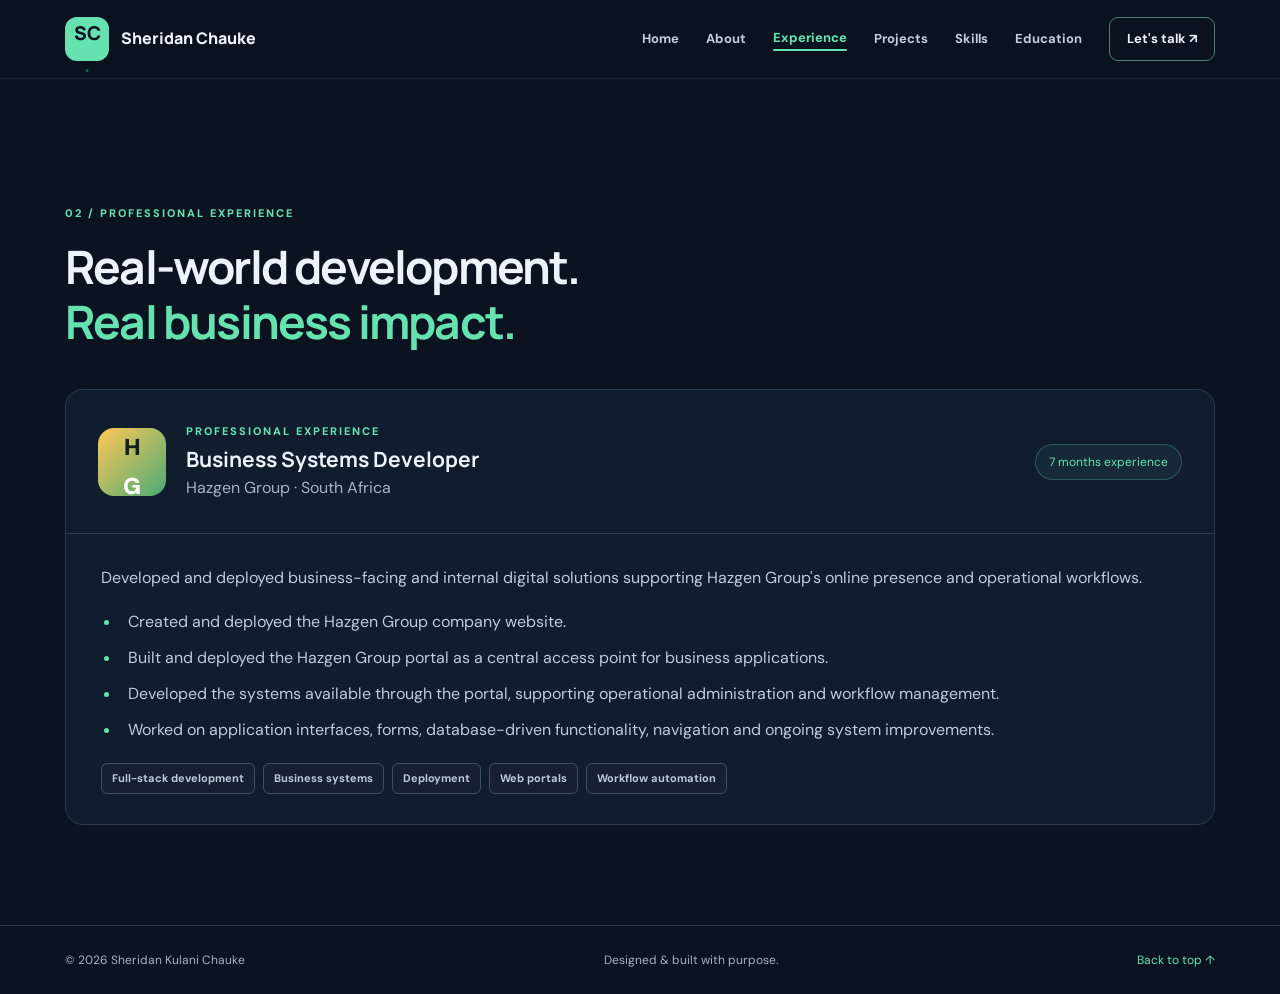
<file: experience.html>
<!DOCTYPE html>

<html lang="en"><head><meta charset="utf-8"/><meta content="width=device-width,initial-scale=1" name="viewport"/><meta content="#0b1220" name="theme-color"/><meta content="Sheridan Kulani Chauke — Full Stack Developer and Business Systems Developer. Explore deployed business solutions, technical skills and projects." name="description"/><title>Experience | Sheridan Kulani Chauke</title><style>
@import url('https://fonts.googleapis.com/css2?family=DM+Sans:wght@400;500;600;700&family=Manrope:wght@400;500;600;700;800&display=swap');
:root{--bg:#0b1220;--surface:#111c2d;--surface2:#152236;--text:#edf3fa;--muted:#a5b3c5;--accent:#65e2b0;--border:#2b3b4f}*{box-sizing:border-box}html{scroll-behavior:smooth;scroll-padding-top:88px}body{margin:0;background:var(--bg);color:var(--text);font-family:'DM Sans',sans-serif;line-height:1.7}a{color:inherit;text-decoration:none}button{font:inherit}button,a{ -webkit-tap-highlight-color:transparent}a:focus-visible,button:focus-visible{outline:3px solid var(--accent);outline-offset:4px}.wrap{width:min(1150px,calc(100% - 48px));margin:auto}.skip{position:absolute;left:-9999px;top:8px;z-index:20;background:white;color:black;padding:8px}.skip:focus{left:8px}.site-header{position:sticky;top:0;z-index:10;background:#0b1220ed;backdrop-filter:blur(16px);border-bottom:1px solid #ffffff12}.nav{height:78px;display:flex;align-items:center;justify-content:space-between}.brand{display:flex;gap:12px;align-items:center;font-weight:800;font-family:Manrope,sans-serif}.brand-mark{display:grid;place-items:center;background:var(--accent);color:#07121c;border-radius:12px;width:44px;height:44px;font-size:19px}.brand-mark span{color:#16634c}.nav-links{display:flex;align-items:center;gap:27px;font-size:13px;font-weight:700}.nav-links>a:not(.nav-contact){color:#c2cedc}.nav-links a:hover{color:var(--accent)}.nav-contact{border:1px solid #517e74;padding:10px 17px;border-radius:9px}.menu-toggle{display:none;background:transparent;border:1px solid var(--border);border-radius:8px;color:white;padding:7px 12px}.hero{display:grid;grid-template-columns:1.18fr .82fr;align-items:center;gap:60px;min-height:675px;padding-top:70px;padding-bottom:100px}.eyebrow,.kicker,.project-type,.role-tag{color:var(--accent);font-size:11px;font-weight:800;letter-spacing:2px}.eyebrow{display:flex;align-items:center;gap:10px}.pulse{width:9px;height:9px;border-radius:50%;background:var(--accent);box-shadow:0 0 0 5px #65e2b01c}h1,h2,h3,p{margin-top:0}h1,h2,h3{font-family:Manrope,sans-serif;line-height:1.2}h1{font-size:clamp(40px,5vw,68px);letter-spacing:-3px;margin:24px 0}h1 em{color:var(--accent);font-style:normal}h2{font-size:clamp(32px,3.6vw,48px);letter-spacing:-1.8px;margin:16px 0 25px}h2 span{color:var(--accent)}h3{font-size:21px}.lead{font-size:17px;color:#b4c2d1;max-width:630px}.lead strong{color:white}.hero-actions{display:flex;flex-wrap:wrap;gap:12px;margin:31px 0 47px}.button{display:inline-flex;align-items:center;justify-content:center;gap:24px;padding:13px 22px;border-radius:9px;font-weight:800;font-size:13px;transition:transform .2s}.button:hover{transform:translateY(-3px)}.primary{background:var(--accent);color:#0b1821}.secondary{border:1px solid #526273;color:white}.hero-facts{display:flex;flex-wrap:wrap;gap:30px}.hero-facts div{display:flex;flex-direction:column;gap:2px}.hero-facts strong{font-family:Manrope;font-size:16px}.hero-facts span{font-size:12px;color:var(--muted)}.portrait-wrap{position:relative;max-width:410px;justify-self:end;width:100%}.portrait-glow{position:absolute;inset:8% -7% -5% 8%;border-radius:30px;background:linear-gradient(145deg,#65e2b0,#274c73);transform:rotate(5deg);opacity:.6}.portrait{position:relative;display:block;width:100%;height:475px;object-fit:cover;object-position:center 34%;border-radius:24px;border:5px solid #1d3545}.portrait-note{position:absolute;left:-35px;bottom:25px;display:flex;align-items:center;gap:12px;background:#1b2a3bea;border:1px solid #547e73;border-radius:13px;padding:14px 17px;box-shadow:0 14px 40px #0008}.note-icon{color:var(--accent);font-size:26px}.portrait-note strong,.portrait-note small{display:block}.portrait-note strong{font-size:12px}.portrait-note small{font-size:11px;color:var(--muted)}.section{padding:100px 0}.section-alt{background:#101b2b}.two-col{display:grid;grid-template-columns:.85fr 1.15fr;gap:90px}.prose p{color:#b9c7d6;font-size:16px;margin-bottom:19px}.prose strong{color:white}.experience-card{border:1px solid var(--border);border-radius:18px;background:var(--surface);margin-top:40px;overflow:hidden}.experience-head{display:flex;align-items:center;gap:20px;padding:32px;border-bottom:1px solid var(--border)}.company-symbol{width:68px;height:68px;flex-shrink:0;background:linear-gradient(135deg,#ffc856,#4caa75);border-radius:16px;display:grid;place-items:center;font-weight:900;color:#112119;font-size:23px}.company-symbol span{color:#fff}.experience-head h3{margin:6px 0 2px}.muted{color:var(--muted);margin:0}.duration{margin-left:auto;color:var(--accent);background:#65e2b011;border:1px solid #65e2b044;border-radius:30px;padding:7px 13px;white-space:nowrap;font-size:12px}.experience-body{padding:30px 35px;color:#becbda}.achievement-list{padding-left:20px}.achievement-list li{margin:9px 0;padding-left:7px}.achievement-list li::marker{color:var(--accent)}.chip-row{display:flex;gap:8px;flex-wrap:wrap;margin-top:20px}.chip-row span{border:1px solid #395165;color:#bdcad8;background:#ffffff05;border-radius:6px;padding:5px 10px;font-size:11px;font-weight:700}.section-heading{display:flex;justify-content:space-between;align-items:end;gap:40px;margin-bottom:32px}.section-heading>p{max-width:370px;color:var(--muted);font-size:14px}.projects-grid{display:grid;grid-template-columns:repeat(2,minmax(0,1fr));gap:23px}.project{background:#142136;border:1px solid var(--border);border-radius:17px;overflow:hidden;transition:transform .2s,border-color .2s}.project:hover{transform:translateY(-5px);border-color:#5aa98d}.project.featured{grid-column:span 2;display:grid;grid-template-columns:1fr 1fr}.project-visual{height:225px;display:flex;flex-direction:column;justify-content:center;align-items:center;position:relative;overflow:hidden;gap:12px}.featured .project-visual{height:auto;min-height:315px}.visual-portal{background:radial-gradient(circle at 50% 45%,#2b6462,#12263b 75%);padding:28px}.mock-browser{width:92%;max-width:440px;border:1px solid #6d949b;border-radius:10px;background:#101b2b;box-shadow:0 20px 40px #0007;overflow:hidden;transform:rotate(-2deg)}.browser-top{height:28px;background:#293d4f;display:flex;align-items:center;gap:5px;padding:0 12px}.browser-top i{width:7px;height:7px;background:#79c4a6;border-radius:50%}.browser-top span{margin:auto;color:#a9c5cb;font-size:9px}.mock-layout{display:flex;height:175px}.mock-sidebar{width:25%;background:#192e3f;padding:14px;display:flex;flex-direction:column;gap:14px}.mock-sidebar b{color:#65e2b0}.mock-sidebar span{height:5px;width:80%;background:#54727b;border-radius:10px}.mock-content{padding:18px;flex:1}.mock-content small{color:#80c9b0;font-size:8px}.mock-bars{display:flex;gap:10px;margin:16px 0}.mock-bars i{height:38px;flex:1;border-radius:5px;background:#35566b}.mock-bars i:nth-child(2){background:#327b75}.mock-rows i{display:block;height:7px;background:#2b4657;border-radius:3px;margin:9px 0}.mock-rows i:last-child{width:60%}.visual-site{background:linear-gradient(135deg,#183f31,#38865b);color:white}.visual-label{font-family:Manrope;font-weight:900;font-size:32px;letter-spacing:-1px;z-index:1}.visual-label b{color:#ffdc77}.visual-sub{z-index:1;font-size:12px}.visual-orb{position:absolute;width:300px;height:300px;border:1px solid #ffffff33;border-radius:50%;right:-70px;top:-150px;box-shadow:0 0 0 35px #ffffff0a,0 0 0 70px #ffffff08}.visual-work{background:linear-gradient(135deg,#24486b,#142a42);color:#cde8fb;font-family:Manrope;font-weight:800;letter-spacing:3px;text-align:center}.work-icon{font-size:60px;color:#80d9c4}.visual-books{background:linear-gradient(135deg,#45365f,#1c253f);font-weight:800;letter-spacing:3px}.book-stack{font-size:44px;font-family:Manrope;color:#e2baff}.book-stack span{color:#91e2c4}.visual-python{background:linear-gradient(135deg,#1c3c59,#254b63);letter-spacing:2px;font-weight:800}.code-symbol{font-size:65px;color:#84ddc4}.visual-java{background:linear-gradient(135deg,#473044,#1e2842);letter-spacing:2px;font-weight:800}.snake{font-size:45px;color:#ffbd7c}.project-info{padding:28px}.project-info h3{margin:10px 0}.project-info p{color:#b4c3d2;font-size:14px}.project-links{display:flex;gap:20px;margin-top:18px}.project-links a{font-size:13px;color:var(--accent);font-weight:800}.project-disclaimer{color:#9eafc0;font-size:12px;margin:24px 0 0}.skills-grid,.education-grid{display:grid;grid-template-columns:repeat(4,1fr);gap:18px;margin-top:35px}.skill-group,.education-card{background:#142136;border:1px solid var(--border);border-radius:14px;padding:26px}.skill-icon{font-size:28px;color:var(--accent);margin-bottom:20px}.skill-group h3,.education-card h3{font-size:17px}.skill-group p,.education-card p{color:var(--muted);font-size:13px;margin:0}.education-grid{grid-template-columns:repeat(3,1fr)}.edu-icon{font-size:29px;display:block;margin-bottom:20px;color:var(--accent)}.contact-section{background:radial-gradient(circle at 15% 25%,#173b3b,#0b1220 60%)}.contact-layout{display:grid;grid-template-columns:1fr 1fr;gap:90px;align-items:center}.contact-layout>div>p:not(.kicker){color:var(--muted);max-width:420px}.contact-layout .button{margin-top:20px}.contact-panel{background:#142136;border:1px solid var(--border);border-radius:16px;padding:12px 26px}.contact-panel a{display:grid;grid-template-columns:1fr auto;gap:1px 10px;padding:16px 0;border-bottom:1px solid var(--border)}.contact-panel a span{grid-column:1;font-size:12px;color:var(--muted)}.contact-panel a strong{font-size:14px;overflow-wrap:anywhere}.contact-panel a b{grid-column:2;grid-row:1/3;color:var(--accent);align-self:center}.contact-panel a:hover strong{color:var(--accent)}.contact-location{padding:16px 0 5px;font-size:12px;color:var(--muted)}footer{border-top:1px solid var(--border);padding:24px 0;font-size:12px;color:var(--muted)}.footer-inner{display:flex;justify-content:space-between;gap:15px;flex-wrap:wrap}footer a{color:var(--accent)}@media(max-width:900px){.hero{gap:25px}.hero-facts{gap:16px}.two-col,.contact-layout{gap:35px}.skills-grid{grid-template-columns:repeat(2,1fr)}}@media(max-width:700px){.wrap{width:min(100% - 32px,1150px)}.nav{height:70px}.menu-toggle{display:block}.nav-links{display:none;position:absolute;left:0;right:0;top:70px;background:#101b2b;border-bottom:1px solid var(--border);padding:20px;flex-direction:column;align-items:stretch;gap:12px}.nav-links.open{display:flex}.nav-links a{padding:7px}.hero{grid-template-columns:1fr;gap:45px;padding-top:55px;padding-bottom:70px}.portrait-wrap{justify-self:center;max-width:350px}.portrait{height:410px}.portrait-note{left:-8px}.hero-facts{gap:25px}.section{padding:65px 0}.two-col,.contact-layout{grid-template-columns:1fr}.section-heading{display:block}.projects-grid{grid-template-columns:1fr}.project.featured{grid-column:auto;display:block}.featured .project-visual{min-height:230px}.experience-head{flex-wrap:wrap;padding:24px}.duration{margin-left:0}.experience-body{padding:24px}.education-grid{grid-template-columns:1fr}.footer-inner{flex-direction:column}h1{letter-spacing:-2px}}@media(max-width:420px){.brand{font-size:13px}.hero-actions{flex-direction:column;align-items:stretch}.skills-grid{grid-template-columns:1fr}.portrait{height:350px}.hero-facts{gap:18px}}
@media(prefers-reduced-motion:reduce){html{scroll-behavior:auto}*,*::before,*::after{transition:none!important;animation:none!important}}


.nav-links a[aria-current="page"]{color:var(--accent);font-weight:800}
.nav-links a[aria-current="page"]:after{content:"";display:block;height:2px;background:var(--accent);border-radius:4px}
@media(max-width:800px){.nav-links a[aria-current="page"]:after{display:none}}
</style></head>
<body><a class="skip" href="#main">Skip to content</a><header class="site-header"><nav aria-label="Main navigation" class="nav wrap"><a class="brand" href="index.html"><span class="brand-mark">SC<span>.</span></span><span>Sheridan Chauke</span></a><button aria-controls="nav-links" aria-expanded="false" aria-label="Open navigation" class="menu-toggle">☰</button><div class="nav-links" id="nav-links"><a href="index.html">Home</a><a href="about.html">About</a><a aria-current="page" href="experience.html">Experience</a><a href="projects.html">Projects</a><a href="skills.html">Skills</a><a href="education.html">Education</a><a class="nav-contact" href="contact.html">Let's talk ↗</a></div></nav></header>
<main id="main">

<section class="section" id="experience" style="padding-top:125px;min-height:65vh"><div class="wrap"><p class="kicker">02 / PROFESSIONAL EXPERIENCE</p><h2>Real-world development.<br/><span>Real business impact.</span></h2><article class="experience-card"><div class="experience-head"><div class="company-symbol">H<span>G</span></div><div><div class="role-tag">PROFESSIONAL EXPERIENCE</div><h3>Business Systems Developer</h3><p class="muted">Hazgen Group · South Africa</p></div><span class="duration">7 months experience</span></div><div class="experience-body"><p>Developed and deployed business-facing and internal digital solutions supporting Hazgen Group's online presence and operational workflows.</p><ul class="achievement-list"><li>Created and deployed the Hazgen Group company website.</li><li>Built and deployed the Hazgen Group portal as a central access point for business applications.</li><li>Developed the systems available through the portal, supporting operational administration and workflow management.</li><li>Worked on application interfaces, forms, database-driven functionality, navigation and ongoing system improvements.</li></ul><div class="chip-row"><span>Full-stack development</span><span>Business systems</span><span>Deployment</span><span>Web portals</span><span>Workflow automation</span></div></div></article></div></section>



</main><footer><div class="wrap footer-inner"><span>© <span id="year">2026</span> Sheridan Kulani Chauke</span><span>Designed &amp; built with purpose.</span><a href="index.html">Back to top ↑</a></div></footer><script>
const toggle = document.querySelector('.menu-toggle');
const links = document.querySelector('.nav-links');
toggle.addEventListener('click', () => {
  const open = links.classList.toggle('open');
  toggle.setAttribute('aria-expanded', String(open));
  toggle.setAttribute('aria-label', open ? 'Close navigation' : 'Open navigation');
  toggle.textContent = open ? '✕' : '☰';
});
links.querySelectorAll('a').forEach(link => link.addEventListener('click', () => {
  links.classList.remove('open');
  toggle.setAttribute('aria-expanded', 'false');
  toggle.setAttribute('aria-label', 'Open navigation');
  toggle.textContent = '☰';
}));
const yearEl = document.getElementById('year'); if (yearEl) yearEl.textContent = new Date().getFullYear();

</script></body></html>
</file>
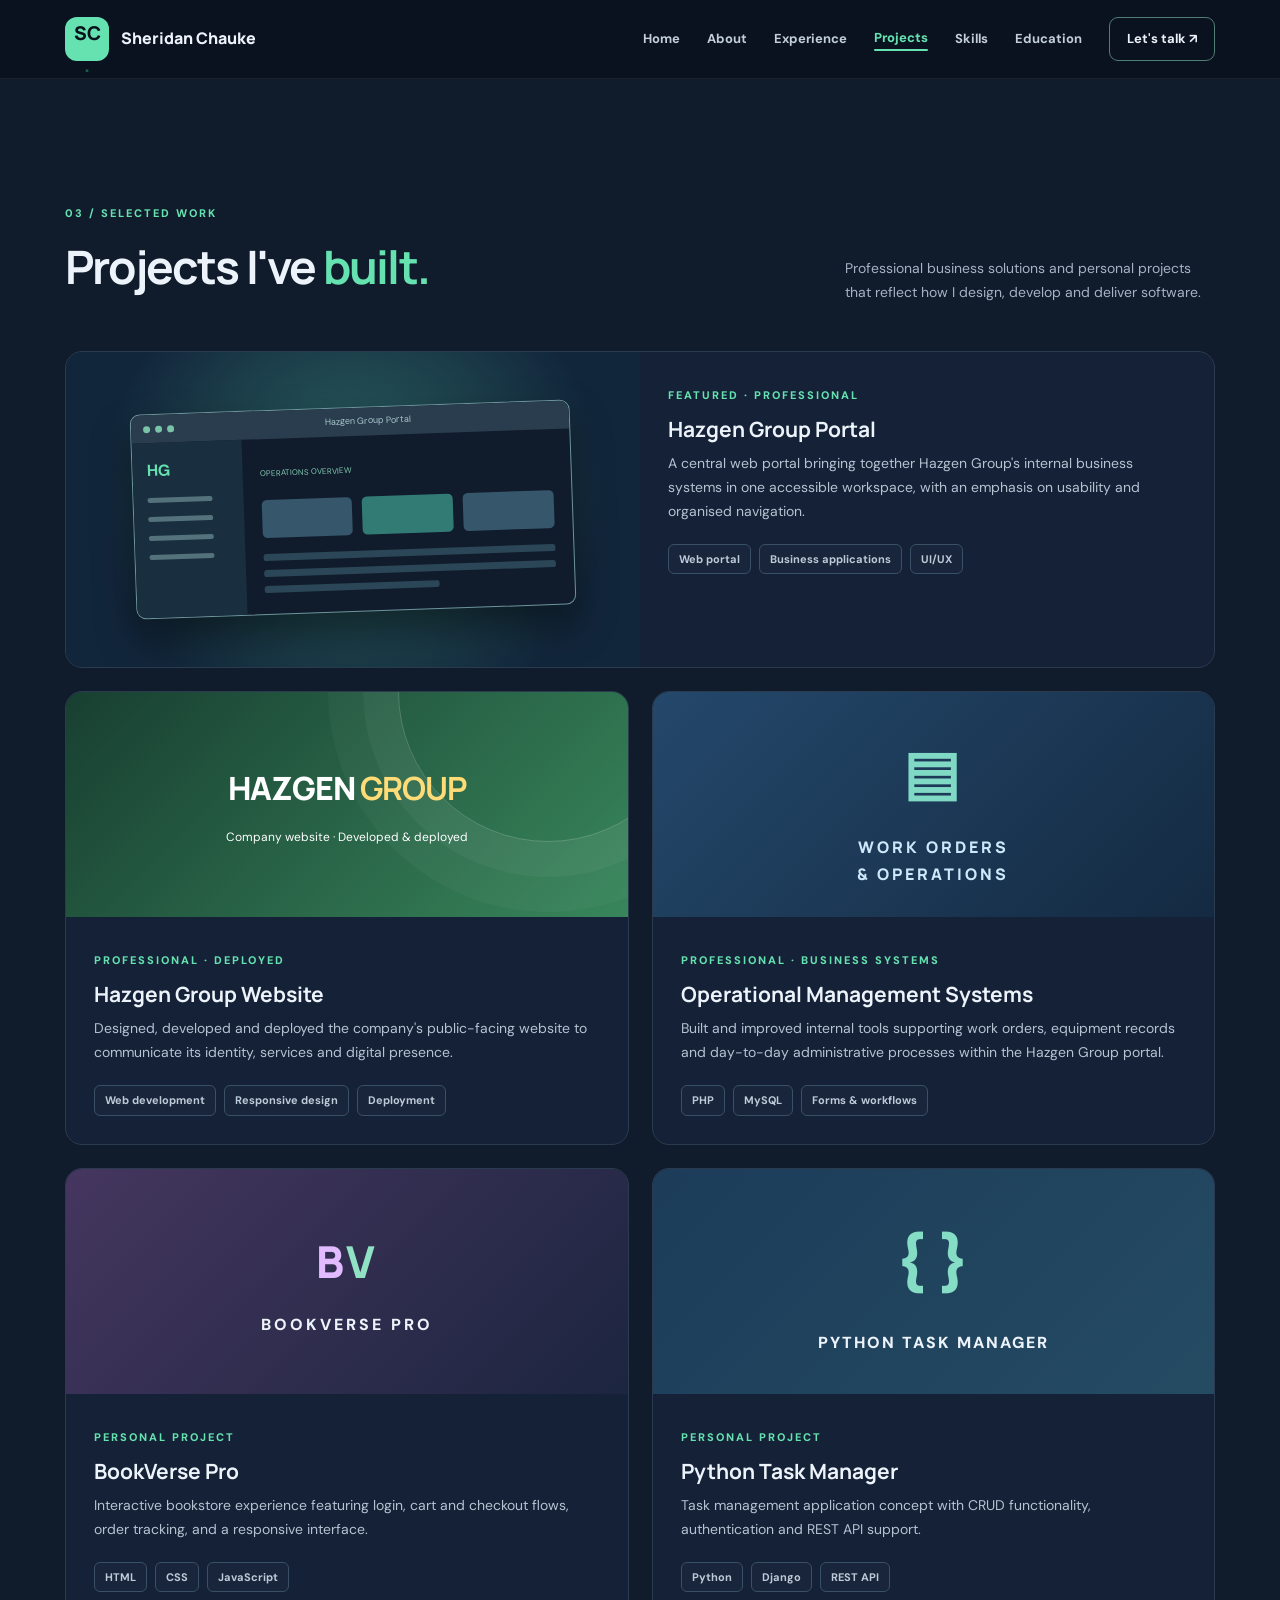
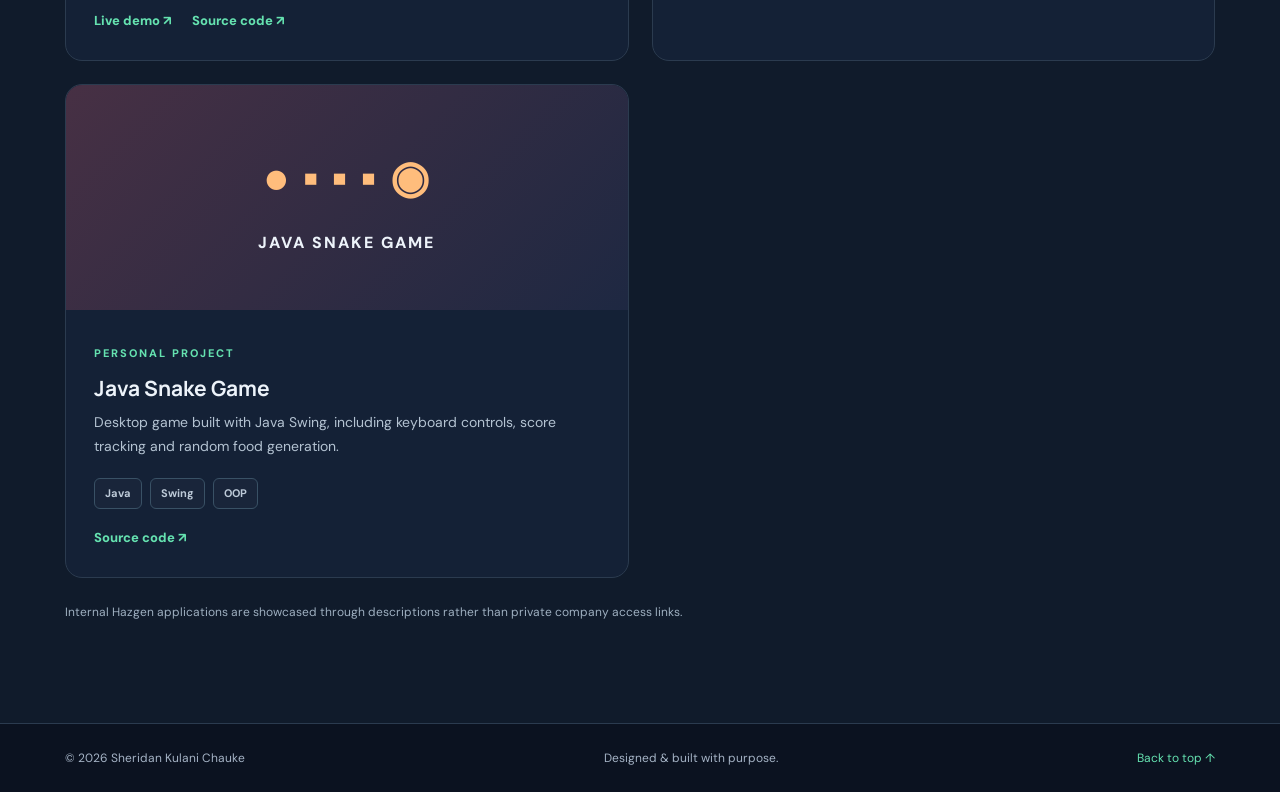
<file: projects.html>
<!DOCTYPE html>

<html lang="en"><head><meta charset="utf-8"/><meta content="width=device-width,initial-scale=1" name="viewport"/><meta content="#0b1220" name="theme-color"/><meta content="Sheridan Kulani Chauke — Full Stack Developer and Business Systems Developer. Explore deployed business solutions, technical skills and projects." name="description"/><title>Projects | Sheridan Kulani Chauke</title><style>
@import url('https://fonts.googleapis.com/css2?family=DM+Sans:wght@400;500;600;700&family=Manrope:wght@400;500;600;700;800&display=swap');
:root{--bg:#0b1220;--surface:#111c2d;--surface2:#152236;--text:#edf3fa;--muted:#a5b3c5;--accent:#65e2b0;--border:#2b3b4f}*{box-sizing:border-box}html{scroll-behavior:smooth;scroll-padding-top:88px}body{margin:0;background:var(--bg);color:var(--text);font-family:'DM Sans',sans-serif;line-height:1.7}a{color:inherit;text-decoration:none}button{font:inherit}button,a{ -webkit-tap-highlight-color:transparent}a:focus-visible,button:focus-visible{outline:3px solid var(--accent);outline-offset:4px}.wrap{width:min(1150px,calc(100% - 48px));margin:auto}.skip{position:absolute;left:-9999px;top:8px;z-index:20;background:white;color:black;padding:8px}.skip:focus{left:8px}.site-header{position:sticky;top:0;z-index:10;background:#0b1220ed;backdrop-filter:blur(16px);border-bottom:1px solid #ffffff12}.nav{height:78px;display:flex;align-items:center;justify-content:space-between}.brand{display:flex;gap:12px;align-items:center;font-weight:800;font-family:Manrope,sans-serif}.brand-mark{display:grid;place-items:center;background:var(--accent);color:#07121c;border-radius:12px;width:44px;height:44px;font-size:19px}.brand-mark span{color:#16634c}.nav-links{display:flex;align-items:center;gap:27px;font-size:13px;font-weight:700}.nav-links>a:not(.nav-contact){color:#c2cedc}.nav-links a:hover{color:var(--accent)}.nav-contact{border:1px solid #517e74;padding:10px 17px;border-radius:9px}.menu-toggle{display:none;background:transparent;border:1px solid var(--border);border-radius:8px;color:white;padding:7px 12px}.hero{display:grid;grid-template-columns:1.18fr .82fr;align-items:center;gap:60px;min-height:675px;padding-top:70px;padding-bottom:100px}.eyebrow,.kicker,.project-type,.role-tag{color:var(--accent);font-size:11px;font-weight:800;letter-spacing:2px}.eyebrow{display:flex;align-items:center;gap:10px}.pulse{width:9px;height:9px;border-radius:50%;background:var(--accent);box-shadow:0 0 0 5px #65e2b01c}h1,h2,h3,p{margin-top:0}h1,h2,h3{font-family:Manrope,sans-serif;line-height:1.2}h1{font-size:clamp(40px,5vw,68px);letter-spacing:-3px;margin:24px 0}h1 em{color:var(--accent);font-style:normal}h2{font-size:clamp(32px,3.6vw,48px);letter-spacing:-1.8px;margin:16px 0 25px}h2 span{color:var(--accent)}h3{font-size:21px}.lead{font-size:17px;color:#b4c2d1;max-width:630px}.lead strong{color:white}.hero-actions{display:flex;flex-wrap:wrap;gap:12px;margin:31px 0 47px}.button{display:inline-flex;align-items:center;justify-content:center;gap:24px;padding:13px 22px;border-radius:9px;font-weight:800;font-size:13px;transition:transform .2s}.button:hover{transform:translateY(-3px)}.primary{background:var(--accent);color:#0b1821}.secondary{border:1px solid #526273;color:white}.hero-facts{display:flex;flex-wrap:wrap;gap:30px}.hero-facts div{display:flex;flex-direction:column;gap:2px}.hero-facts strong{font-family:Manrope;font-size:16px}.hero-facts span{font-size:12px;color:var(--muted)}.portrait-wrap{position:relative;max-width:410px;justify-self:end;width:100%}.portrait-glow{position:absolute;inset:8% -7% -5% 8%;border-radius:30px;background:linear-gradient(145deg,#65e2b0,#274c73);transform:rotate(5deg);opacity:.6}.portrait{position:relative;display:block;width:100%;height:475px;object-fit:cover;object-position:center 34%;border-radius:24px;border:5px solid #1d3545}.portrait-note{position:absolute;left:-35px;bottom:25px;display:flex;align-items:center;gap:12px;background:#1b2a3bea;border:1px solid #547e73;border-radius:13px;padding:14px 17px;box-shadow:0 14px 40px #0008}.note-icon{color:var(--accent);font-size:26px}.portrait-note strong,.portrait-note small{display:block}.portrait-note strong{font-size:12px}.portrait-note small{font-size:11px;color:var(--muted)}.section{padding:100px 0}.section-alt{background:#101b2b}.two-col{display:grid;grid-template-columns:.85fr 1.15fr;gap:90px}.prose p{color:#b9c7d6;font-size:16px;margin-bottom:19px}.prose strong{color:white}.experience-card{border:1px solid var(--border);border-radius:18px;background:var(--surface);margin-top:40px;overflow:hidden}.experience-head{display:flex;align-items:center;gap:20px;padding:32px;border-bottom:1px solid var(--border)}.company-symbol{width:68px;height:68px;flex-shrink:0;background:linear-gradient(135deg,#ffc856,#4caa75);border-radius:16px;display:grid;place-items:center;font-weight:900;color:#112119;font-size:23px}.company-symbol span{color:#fff}.experience-head h3{margin:6px 0 2px}.muted{color:var(--muted);margin:0}.duration{margin-left:auto;color:var(--accent);background:#65e2b011;border:1px solid #65e2b044;border-radius:30px;padding:7px 13px;white-space:nowrap;font-size:12px}.experience-body{padding:30px 35px;color:#becbda}.achievement-list{padding-left:20px}.achievement-list li{margin:9px 0;padding-left:7px}.achievement-list li::marker{color:var(--accent)}.chip-row{display:flex;gap:8px;flex-wrap:wrap;margin-top:20px}.chip-row span{border:1px solid #395165;color:#bdcad8;background:#ffffff05;border-radius:6px;padding:5px 10px;font-size:11px;font-weight:700}.section-heading{display:flex;justify-content:space-between;align-items:end;gap:40px;margin-bottom:32px}.section-heading>p{max-width:370px;color:var(--muted);font-size:14px}.projects-grid{display:grid;grid-template-columns:repeat(2,minmax(0,1fr));gap:23px}.project{background:#142136;border:1px solid var(--border);border-radius:17px;overflow:hidden;transition:transform .2s,border-color .2s}.project:hover{transform:translateY(-5px);border-color:#5aa98d}.project.featured{grid-column:span 2;display:grid;grid-template-columns:1fr 1fr}.project-visual{height:225px;display:flex;flex-direction:column;justify-content:center;align-items:center;position:relative;overflow:hidden;gap:12px}.featured .project-visual{height:auto;min-height:315px}.visual-portal{background:radial-gradient(circle at 50% 45%,#2b6462,#12263b 75%);padding:28px}.mock-browser{width:92%;max-width:440px;border:1px solid #6d949b;border-radius:10px;background:#101b2b;box-shadow:0 20px 40px #0007;overflow:hidden;transform:rotate(-2deg)}.browser-top{height:28px;background:#293d4f;display:flex;align-items:center;gap:5px;padding:0 12px}.browser-top i{width:7px;height:7px;background:#79c4a6;border-radius:50%}.browser-top span{margin:auto;color:#a9c5cb;font-size:9px}.mock-layout{display:flex;height:175px}.mock-sidebar{width:25%;background:#192e3f;padding:14px;display:flex;flex-direction:column;gap:14px}.mock-sidebar b{color:#65e2b0}.mock-sidebar span{height:5px;width:80%;background:#54727b;border-radius:10px}.mock-content{padding:18px;flex:1}.mock-content small{color:#80c9b0;font-size:8px}.mock-bars{display:flex;gap:10px;margin:16px 0}.mock-bars i{height:38px;flex:1;border-radius:5px;background:#35566b}.mock-bars i:nth-child(2){background:#327b75}.mock-rows i{display:block;height:7px;background:#2b4657;border-radius:3px;margin:9px 0}.mock-rows i:last-child{width:60%}.visual-site{background:linear-gradient(135deg,#183f31,#38865b);color:white}.visual-label{font-family:Manrope;font-weight:900;font-size:32px;letter-spacing:-1px;z-index:1}.visual-label b{color:#ffdc77}.visual-sub{z-index:1;font-size:12px}.visual-orb{position:absolute;width:300px;height:300px;border:1px solid #ffffff33;border-radius:50%;right:-70px;top:-150px;box-shadow:0 0 0 35px #ffffff0a,0 0 0 70px #ffffff08}.visual-work{background:linear-gradient(135deg,#24486b,#142a42);color:#cde8fb;font-family:Manrope;font-weight:800;letter-spacing:3px;text-align:center}.work-icon{font-size:60px;color:#80d9c4}.visual-books{background:linear-gradient(135deg,#45365f,#1c253f);font-weight:800;letter-spacing:3px}.book-stack{font-size:44px;font-family:Manrope;color:#e2baff}.book-stack span{color:#91e2c4}.visual-python{background:linear-gradient(135deg,#1c3c59,#254b63);letter-spacing:2px;font-weight:800}.code-symbol{font-size:65px;color:#84ddc4}.visual-java{background:linear-gradient(135deg,#473044,#1e2842);letter-spacing:2px;font-weight:800}.snake{font-size:45px;color:#ffbd7c}.project-info{padding:28px}.project-info h3{margin:10px 0}.project-info p{color:#b4c3d2;font-size:14px}.project-links{display:flex;gap:20px;margin-top:18px}.project-links a{font-size:13px;color:var(--accent);font-weight:800}.project-disclaimer{color:#9eafc0;font-size:12px;margin:24px 0 0}.skills-grid,.education-grid{display:grid;grid-template-columns:repeat(4,1fr);gap:18px;margin-top:35px}.skill-group,.education-card{background:#142136;border:1px solid var(--border);border-radius:14px;padding:26px}.skill-icon{font-size:28px;color:var(--accent);margin-bottom:20px}.skill-group h3,.education-card h3{font-size:17px}.skill-group p,.education-card p{color:var(--muted);font-size:13px;margin:0}.education-grid{grid-template-columns:repeat(3,1fr)}.edu-icon{font-size:29px;display:block;margin-bottom:20px;color:var(--accent)}.contact-section{background:radial-gradient(circle at 15% 25%,#173b3b,#0b1220 60%)}.contact-layout{display:grid;grid-template-columns:1fr 1fr;gap:90px;align-items:center}.contact-layout>div>p:not(.kicker){color:var(--muted);max-width:420px}.contact-layout .button{margin-top:20px}.contact-panel{background:#142136;border:1px solid var(--border);border-radius:16px;padding:12px 26px}.contact-panel a{display:grid;grid-template-columns:1fr auto;gap:1px 10px;padding:16px 0;border-bottom:1px solid var(--border)}.contact-panel a span{grid-column:1;font-size:12px;color:var(--muted)}.contact-panel a strong{font-size:14px;overflow-wrap:anywhere}.contact-panel a b{grid-column:2;grid-row:1/3;color:var(--accent);align-self:center}.contact-panel a:hover strong{color:var(--accent)}.contact-location{padding:16px 0 5px;font-size:12px;color:var(--muted)}footer{border-top:1px solid var(--border);padding:24px 0;font-size:12px;color:var(--muted)}.footer-inner{display:flex;justify-content:space-between;gap:15px;flex-wrap:wrap}footer a{color:var(--accent)}@media(max-width:900px){.hero{gap:25px}.hero-facts{gap:16px}.two-col,.contact-layout{gap:35px}.skills-grid{grid-template-columns:repeat(2,1fr)}}@media(max-width:700px){.wrap{width:min(100% - 32px,1150px)}.nav{height:70px}.menu-toggle{display:block}.nav-links{display:none;position:absolute;left:0;right:0;top:70px;background:#101b2b;border-bottom:1px solid var(--border);padding:20px;flex-direction:column;align-items:stretch;gap:12px}.nav-links.open{display:flex}.nav-links a{padding:7px}.hero{grid-template-columns:1fr;gap:45px;padding-top:55px;padding-bottom:70px}.portrait-wrap{justify-self:center;max-width:350px}.portrait{height:410px}.portrait-note{left:-8px}.hero-facts{gap:25px}.section{padding:65px 0}.two-col,.contact-layout{grid-template-columns:1fr}.section-heading{display:block}.projects-grid{grid-template-columns:1fr}.project.featured{grid-column:auto;display:block}.featured .project-visual{min-height:230px}.experience-head{flex-wrap:wrap;padding:24px}.duration{margin-left:0}.experience-body{padding:24px}.education-grid{grid-template-columns:1fr}.footer-inner{flex-direction:column}h1{letter-spacing:-2px}}@media(max-width:420px){.brand{font-size:13px}.hero-actions{flex-direction:column;align-items:stretch}.skills-grid{grid-template-columns:1fr}.portrait{height:350px}.hero-facts{gap:18px}}
@media(prefers-reduced-motion:reduce){html{scroll-behavior:auto}*,*::before,*::after{transition:none!important;animation:none!important}}


.nav-links a[aria-current="page"]{color:var(--accent);font-weight:800}
.nav-links a[aria-current="page"]:after{content:"";display:block;height:2px;background:var(--accent);border-radius:4px}
@media(max-width:800px){.nav-links a[aria-current="page"]:after{display:none}}
</style></head>
<body><a class="skip" href="#main">Skip to content</a><header class="site-header"><nav aria-label="Main navigation" class="nav wrap"><a class="brand" href="index.html"><span class="brand-mark">SC<span>.</span></span><span>Sheridan Chauke</span></a><button aria-controls="nav-links" aria-expanded="false" aria-label="Open navigation" class="menu-toggle">☰</button><div class="nav-links" id="nav-links"><a href="index.html">Home</a><a href="about.html">About</a><a href="experience.html">Experience</a><a aria-current="page" href="projects.html">Projects</a><a href="skills.html">Skills</a><a href="education.html">Education</a><a class="nav-contact" href="contact.html">Let's talk ↗</a></div></nav></header>
<main id="main">


<section class="section section-alt" id="projects" style="padding-top:125px;min-height:65vh"><div class="wrap"><div class="section-heading"><div><p class="kicker">03 / SELECTED WORK</p><h2>Projects I've <span>built.</span></h2></div><p>Professional business solutions and personal projects that reflect how I design, develop and deliver software.</p></div><div class="projects-grid"><article class="project featured"><div class="project-visual visual-portal"><div class="mock-browser"><div class="browser-top"><i></i><i></i><i></i><span>Hazgen Group Portal</span></div><div class="mock-layout"><div class="mock-sidebar"><b>HG</b><span></span><span></span><span></span><span></span></div><div class="mock-content"><small>OPERATIONS OVERVIEW</small><div class="mock-bars"><i></i><i></i><i></i></div><div class="mock-rows"><i></i><i></i><i></i></div></div></div></div></div><div class="project-info"><span class="project-type">FEATURED · PROFESSIONAL</span><h3>Hazgen Group Portal</h3><p>A central web portal bringing together Hazgen Group's internal business systems in one accessible workspace, with an emphasis on usability and organised navigation.</p><div class="chip-row"><span>Web portal</span><span>Business applications</span><span>UI/UX</span></div></div></article><article class="project"><div class="project-visual visual-site"><span class="visual-label">HAZGEN <b>GROUP</b></span><span class="visual-sub">Company website · Developed &amp; deployed</span><div class="visual-orb"></div></div><div class="project-info"><span class="project-type">PROFESSIONAL · DEPLOYED</span><h3>Hazgen Group Website</h3><p>Designed, developed and deployed the company's public-facing website to communicate its identity, services and digital presence.</p><div class="chip-row"><span>Web development</span><span>Responsive design</span><span>Deployment</span></div></div></article><article class="project"><div class="project-visual visual-work"><div class="work-icon">▤</div><span>WORK ORDERS<br/>&amp; OPERATIONS</span></div><div class="project-info"><span class="project-type">PROFESSIONAL · BUSINESS SYSTEMS</span><h3>Operational Management Systems</h3><p>Built and improved internal tools supporting work orders, equipment records and day-to-day administrative processes within the Hazgen Group portal.</p><div class="chip-row"><span>PHP</span><span>MySQL</span><span>Forms &amp; workflows</span></div></div></article><article class="project"><div class="project-visual visual-books"><div class="book-stack">B<span>V</span></div><span>BOOKVERSE PRO</span></div><div class="project-info"><span class="project-type">PERSONAL PROJECT</span><h3>BookVerse Pro</h3><p>Interactive bookstore experience featuring login, cart and checkout flows, order tracking, and a responsive interface.</p><div class="chip-row"><span>HTML</span><span>CSS</span><span>JavaScript</span></div><div class="project-links"><a href="https://270245.github.io/BookVerse-Store/trace.html" rel="noopener noreferrer" target="_blank">Live demo ↗</a><a href="https://github.com/270245/BookVerse-Store" rel="noopener noreferrer" target="_blank">Source code ↗</a></div></div></article><article class="project"><div class="project-visual visual-python"><span class="code-symbol">{ }</span><span>PYTHON TASK MANAGER</span></div><div class="project-info"><span class="project-type">PERSONAL PROJECT</span><h3>Python Task Manager</h3><p>Task management application concept with CRUD functionality, authentication and REST API support.</p><div class="chip-row"><span>Python</span><span>Django</span><span>REST API</span></div></div></article><article class="project"><div class="project-visual visual-java"><span class="snake">● ▪ ▪ ▪ ◉</span><span>JAVA SNAKE GAME</span></div><div class="project-info"><span class="project-type">PERSONAL PROJECT</span><h3>Java Snake Game</h3><p>Desktop game built with Java Swing, including keyboard controls, score tracking and random food generation.</p><div class="chip-row"><span>Java</span><span>Swing</span><span>OOP</span></div><div class="project-links"><a href="https://github.com/270245/java-snake-game" rel="noopener noreferrer" target="_blank">Source code ↗</a></div></div></article></div><p class="project-disclaimer">Internal Hazgen applications are showcased through descriptions rather than private company access links.</p></div></section>


</main><footer><div class="wrap footer-inner"><span>© <span id="year">2026</span> Sheridan Kulani Chauke</span><span>Designed &amp; built with purpose.</span><a href="index.html">Back to top ↑</a></div></footer><script>
const toggle = document.querySelector('.menu-toggle');
const links = document.querySelector('.nav-links');
toggle.addEventListener('click', () => {
  const open = links.classList.toggle('open');
  toggle.setAttribute('aria-expanded', String(open));
  toggle.setAttribute('aria-label', open ? 'Close navigation' : 'Open navigation');
  toggle.textContent = open ? '✕' : '☰';
});
links.querySelectorAll('a').forEach(link => link.addEventListener('click', () => {
  links.classList.remove('open');
  toggle.setAttribute('aria-expanded', 'false');
  toggle.setAttribute('aria-label', 'Open navigation');
  toggle.textContent = '☰';
}));
const yearEl = document.getElementById('year'); if (yearEl) yearEl.textContent = new Date().getFullYear();

</script></body></html>
</file>
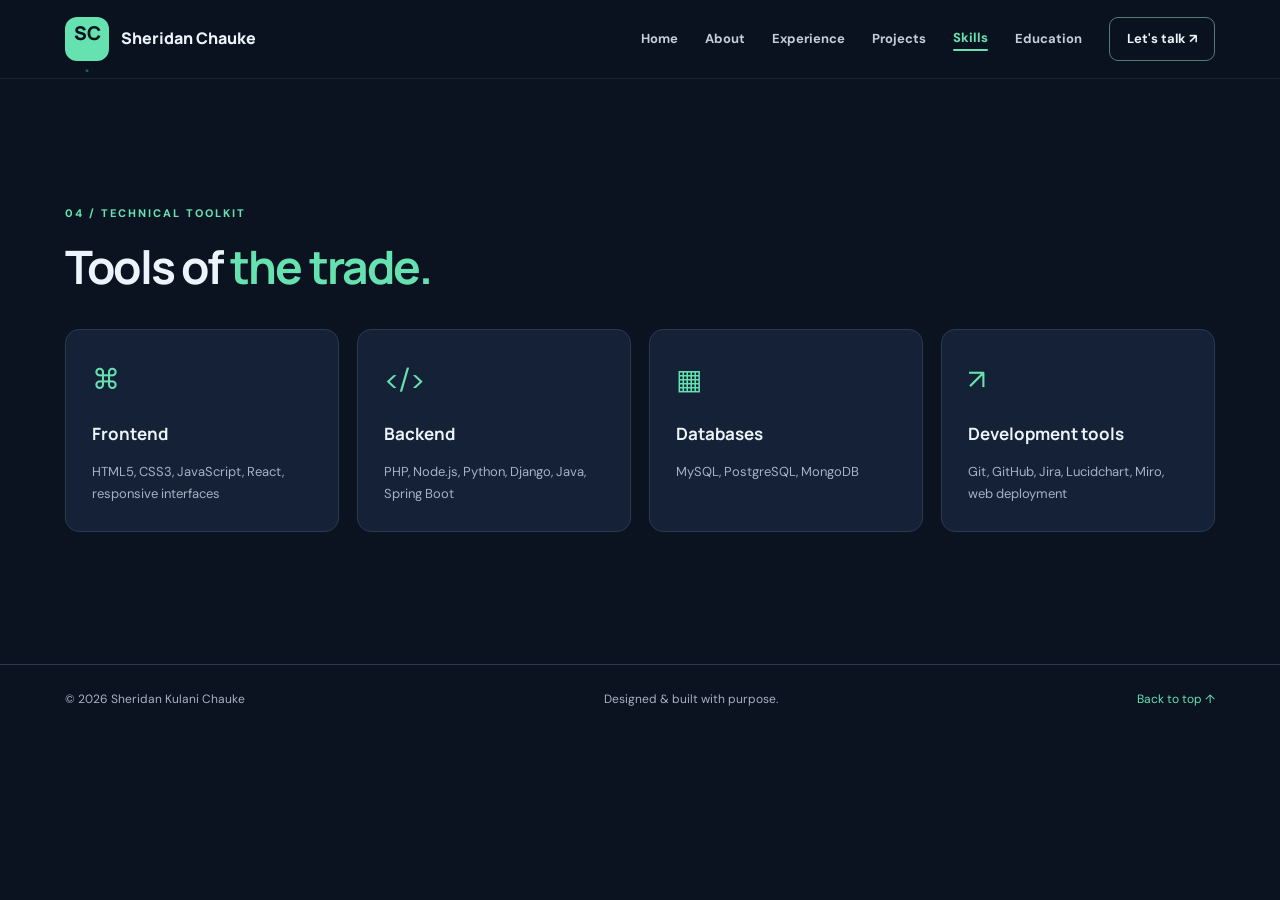
<file: skills.html>
<!DOCTYPE html>

<html lang="en"><head><meta charset="utf-8"/><meta content="width=device-width,initial-scale=1" name="viewport"/><meta content="#0b1220" name="theme-color"/><meta content="Sheridan Kulani Chauke — Full Stack Developer and Business Systems Developer. Explore deployed business solutions, technical skills and projects." name="description"/><title>Skills | Sheridan Kulani Chauke</title><style>
@import url('https://fonts.googleapis.com/css2?family=DM+Sans:wght@400;500;600;700&family=Manrope:wght@400;500;600;700;800&display=swap');
:root{--bg:#0b1220;--surface:#111c2d;--surface2:#152236;--text:#edf3fa;--muted:#a5b3c5;--accent:#65e2b0;--border:#2b3b4f}*{box-sizing:border-box}html{scroll-behavior:smooth;scroll-padding-top:88px}body{margin:0;background:var(--bg);color:var(--text);font-family:'DM Sans',sans-serif;line-height:1.7}a{color:inherit;text-decoration:none}button{font:inherit}button,a{ -webkit-tap-highlight-color:transparent}a:focus-visible,button:focus-visible{outline:3px solid var(--accent);outline-offset:4px}.wrap{width:min(1150px,calc(100% - 48px));margin:auto}.skip{position:absolute;left:-9999px;top:8px;z-index:20;background:white;color:black;padding:8px}.skip:focus{left:8px}.site-header{position:sticky;top:0;z-index:10;background:#0b1220ed;backdrop-filter:blur(16px);border-bottom:1px solid #ffffff12}.nav{height:78px;display:flex;align-items:center;justify-content:space-between}.brand{display:flex;gap:12px;align-items:center;font-weight:800;font-family:Manrope,sans-serif}.brand-mark{display:grid;place-items:center;background:var(--accent);color:#07121c;border-radius:12px;width:44px;height:44px;font-size:19px}.brand-mark span{color:#16634c}.nav-links{display:flex;align-items:center;gap:27px;font-size:13px;font-weight:700}.nav-links>a:not(.nav-contact){color:#c2cedc}.nav-links a:hover{color:var(--accent)}.nav-contact{border:1px solid #517e74;padding:10px 17px;border-radius:9px}.menu-toggle{display:none;background:transparent;border:1px solid var(--border);border-radius:8px;color:white;padding:7px 12px}.hero{display:grid;grid-template-columns:1.18fr .82fr;align-items:center;gap:60px;min-height:675px;padding-top:70px;padding-bottom:100px}.eyebrow,.kicker,.project-type,.role-tag{color:var(--accent);font-size:11px;font-weight:800;letter-spacing:2px}.eyebrow{display:flex;align-items:center;gap:10px}.pulse{width:9px;height:9px;border-radius:50%;background:var(--accent);box-shadow:0 0 0 5px #65e2b01c}h1,h2,h3,p{margin-top:0}h1,h2,h3{font-family:Manrope,sans-serif;line-height:1.2}h1{font-size:clamp(40px,5vw,68px);letter-spacing:-3px;margin:24px 0}h1 em{color:var(--accent);font-style:normal}h2{font-size:clamp(32px,3.6vw,48px);letter-spacing:-1.8px;margin:16px 0 25px}h2 span{color:var(--accent)}h3{font-size:21px}.lead{font-size:17px;color:#b4c2d1;max-width:630px}.lead strong{color:white}.hero-actions{display:flex;flex-wrap:wrap;gap:12px;margin:31px 0 47px}.button{display:inline-flex;align-items:center;justify-content:center;gap:24px;padding:13px 22px;border-radius:9px;font-weight:800;font-size:13px;transition:transform .2s}.button:hover{transform:translateY(-3px)}.primary{background:var(--accent);color:#0b1821}.secondary{border:1px solid #526273;color:white}.hero-facts{display:flex;flex-wrap:wrap;gap:30px}.hero-facts div{display:flex;flex-direction:column;gap:2px}.hero-facts strong{font-family:Manrope;font-size:16px}.hero-facts span{font-size:12px;color:var(--muted)}.portrait-wrap{position:relative;max-width:410px;justify-self:end;width:100%}.portrait-glow{position:absolute;inset:8% -7% -5% 8%;border-radius:30px;background:linear-gradient(145deg,#65e2b0,#274c73);transform:rotate(5deg);opacity:.6}.portrait{position:relative;display:block;width:100%;height:475px;object-fit:cover;object-position:center 34%;border-radius:24px;border:5px solid #1d3545}.portrait-note{position:absolute;left:-35px;bottom:25px;display:flex;align-items:center;gap:12px;background:#1b2a3bea;border:1px solid #547e73;border-radius:13px;padding:14px 17px;box-shadow:0 14px 40px #0008}.note-icon{color:var(--accent);font-size:26px}.portrait-note strong,.portrait-note small{display:block}.portrait-note strong{font-size:12px}.portrait-note small{font-size:11px;color:var(--muted)}.section{padding:100px 0}.section-alt{background:#101b2b}.two-col{display:grid;grid-template-columns:.85fr 1.15fr;gap:90px}.prose p{color:#b9c7d6;font-size:16px;margin-bottom:19px}.prose strong{color:white}.experience-card{border:1px solid var(--border);border-radius:18px;background:var(--surface);margin-top:40px;overflow:hidden}.experience-head{display:flex;align-items:center;gap:20px;padding:32px;border-bottom:1px solid var(--border)}.company-symbol{width:68px;height:68px;flex-shrink:0;background:linear-gradient(135deg,#ffc856,#4caa75);border-radius:16px;display:grid;place-items:center;font-weight:900;color:#112119;font-size:23px}.company-symbol span{color:#fff}.experience-head h3{margin:6px 0 2px}.muted{color:var(--muted);margin:0}.duration{margin-left:auto;color:var(--accent);background:#65e2b011;border:1px solid #65e2b044;border-radius:30px;padding:7px 13px;white-space:nowrap;font-size:12px}.experience-body{padding:30px 35px;color:#becbda}.achievement-list{padding-left:20px}.achievement-list li{margin:9px 0;padding-left:7px}.achievement-list li::marker{color:var(--accent)}.chip-row{display:flex;gap:8px;flex-wrap:wrap;margin-top:20px}.chip-row span{border:1px solid #395165;color:#bdcad8;background:#ffffff05;border-radius:6px;padding:5px 10px;font-size:11px;font-weight:700}.section-heading{display:flex;justify-content:space-between;align-items:end;gap:40px;margin-bottom:32px}.section-heading>p{max-width:370px;color:var(--muted);font-size:14px}.projects-grid{display:grid;grid-template-columns:repeat(2,minmax(0,1fr));gap:23px}.project{background:#142136;border:1px solid var(--border);border-radius:17px;overflow:hidden;transition:transform .2s,border-color .2s}.project:hover{transform:translateY(-5px);border-color:#5aa98d}.project.featured{grid-column:span 2;display:grid;grid-template-columns:1fr 1fr}.project-visual{height:225px;display:flex;flex-direction:column;justify-content:center;align-items:center;position:relative;overflow:hidden;gap:12px}.featured .project-visual{height:auto;min-height:315px}.visual-portal{background:radial-gradient(circle at 50% 45%,#2b6462,#12263b 75%);padding:28px}.mock-browser{width:92%;max-width:440px;border:1px solid #6d949b;border-radius:10px;background:#101b2b;box-shadow:0 20px 40px #0007;overflow:hidden;transform:rotate(-2deg)}.browser-top{height:28px;background:#293d4f;display:flex;align-items:center;gap:5px;padding:0 12px}.browser-top i{width:7px;height:7px;background:#79c4a6;border-radius:50%}.browser-top span{margin:auto;color:#a9c5cb;font-size:9px}.mock-layout{display:flex;height:175px}.mock-sidebar{width:25%;background:#192e3f;padding:14px;display:flex;flex-direction:column;gap:14px}.mock-sidebar b{color:#65e2b0}.mock-sidebar span{height:5px;width:80%;background:#54727b;border-radius:10px}.mock-content{padding:18px;flex:1}.mock-content small{color:#80c9b0;font-size:8px}.mock-bars{display:flex;gap:10px;margin:16px 0}.mock-bars i{height:38px;flex:1;border-radius:5px;background:#35566b}.mock-bars i:nth-child(2){background:#327b75}.mock-rows i{display:block;height:7px;background:#2b4657;border-radius:3px;margin:9px 0}.mock-rows i:last-child{width:60%}.visual-site{background:linear-gradient(135deg,#183f31,#38865b);color:white}.visual-label{font-family:Manrope;font-weight:900;font-size:32px;letter-spacing:-1px;z-index:1}.visual-label b{color:#ffdc77}.visual-sub{z-index:1;font-size:12px}.visual-orb{position:absolute;width:300px;height:300px;border:1px solid #ffffff33;border-radius:50%;right:-70px;top:-150px;box-shadow:0 0 0 35px #ffffff0a,0 0 0 70px #ffffff08}.visual-work{background:linear-gradient(135deg,#24486b,#142a42);color:#cde8fb;font-family:Manrope;font-weight:800;letter-spacing:3px;text-align:center}.work-icon{font-size:60px;color:#80d9c4}.visual-books{background:linear-gradient(135deg,#45365f,#1c253f);font-weight:800;letter-spacing:3px}.book-stack{font-size:44px;font-family:Manrope;color:#e2baff}.book-stack span{color:#91e2c4}.visual-python{background:linear-gradient(135deg,#1c3c59,#254b63);letter-spacing:2px;font-weight:800}.code-symbol{font-size:65px;color:#84ddc4}.visual-java{background:linear-gradient(135deg,#473044,#1e2842);letter-spacing:2px;font-weight:800}.snake{font-size:45px;color:#ffbd7c}.project-info{padding:28px}.project-info h3{margin:10px 0}.project-info p{color:#b4c3d2;font-size:14px}.project-links{display:flex;gap:20px;margin-top:18px}.project-links a{font-size:13px;color:var(--accent);font-weight:800}.project-disclaimer{color:#9eafc0;font-size:12px;margin:24px 0 0}.skills-grid,.education-grid{display:grid;grid-template-columns:repeat(4,1fr);gap:18px;margin-top:35px}.skill-group,.education-card{background:#142136;border:1px solid var(--border);border-radius:14px;padding:26px}.skill-icon{font-size:28px;color:var(--accent);margin-bottom:20px}.skill-group h3,.education-card h3{font-size:17px}.skill-group p,.education-card p{color:var(--muted);font-size:13px;margin:0}.education-grid{grid-template-columns:repeat(3,1fr)}.edu-icon{font-size:29px;display:block;margin-bottom:20px;color:var(--accent)}.contact-section{background:radial-gradient(circle at 15% 25%,#173b3b,#0b1220 60%)}.contact-layout{display:grid;grid-template-columns:1fr 1fr;gap:90px;align-items:center}.contact-layout>div>p:not(.kicker){color:var(--muted);max-width:420px}.contact-layout .button{margin-top:20px}.contact-panel{background:#142136;border:1px solid var(--border);border-radius:16px;padding:12px 26px}.contact-panel a{display:grid;grid-template-columns:1fr auto;gap:1px 10px;padding:16px 0;border-bottom:1px solid var(--border)}.contact-panel a span{grid-column:1;font-size:12px;color:var(--muted)}.contact-panel a strong{font-size:14px;overflow-wrap:anywhere}.contact-panel a b{grid-column:2;grid-row:1/3;color:var(--accent);align-self:center}.contact-panel a:hover strong{color:var(--accent)}.contact-location{padding:16px 0 5px;font-size:12px;color:var(--muted)}footer{border-top:1px solid var(--border);padding:24px 0;font-size:12px;color:var(--muted)}.footer-inner{display:flex;justify-content:space-between;gap:15px;flex-wrap:wrap}footer a{color:var(--accent)}@media(max-width:900px){.hero{gap:25px}.hero-facts{gap:16px}.two-col,.contact-layout{gap:35px}.skills-grid{grid-template-columns:repeat(2,1fr)}}@media(max-width:700px){.wrap{width:min(100% - 32px,1150px)}.nav{height:70px}.menu-toggle{display:block}.nav-links{display:none;position:absolute;left:0;right:0;top:70px;background:#101b2b;border-bottom:1px solid var(--border);padding:20px;flex-direction:column;align-items:stretch;gap:12px}.nav-links.open{display:flex}.nav-links a{padding:7px}.hero{grid-template-columns:1fr;gap:45px;padding-top:55px;padding-bottom:70px}.portrait-wrap{justify-self:center;max-width:350px}.portrait{height:410px}.portrait-note{left:-8px}.hero-facts{gap:25px}.section{padding:65px 0}.two-col,.contact-layout{grid-template-columns:1fr}.section-heading{display:block}.projects-grid{grid-template-columns:1fr}.project.featured{grid-column:auto;display:block}.featured .project-visual{min-height:230px}.experience-head{flex-wrap:wrap;padding:24px}.duration{margin-left:0}.experience-body{padding:24px}.education-grid{grid-template-columns:1fr}.footer-inner{flex-direction:column}h1{letter-spacing:-2px}}@media(max-width:420px){.brand{font-size:13px}.hero-actions{flex-direction:column;align-items:stretch}.skills-grid{grid-template-columns:1fr}.portrait{height:350px}.hero-facts{gap:18px}}
@media(prefers-reduced-motion:reduce){html{scroll-behavior:auto}*,*::before,*::after{transition:none!important;animation:none!important}}


.nav-links a[aria-current="page"]{color:var(--accent);font-weight:800}
.nav-links a[aria-current="page"]:after{content:"";display:block;height:2px;background:var(--accent);border-radius:4px}
@media(max-width:800px){.nav-links a[aria-current="page"]:after{display:none}}
</style></head>
<body><a class="skip" href="#main">Skip to content</a><header class="site-header"><nav aria-label="Main navigation" class="nav wrap"><a class="brand" href="index.html"><span class="brand-mark">SC<span>.</span></span><span>Sheridan Chauke</span></a><button aria-controls="nav-links" aria-expanded="false" aria-label="Open navigation" class="menu-toggle">☰</button><div class="nav-links" id="nav-links"><a href="index.html">Home</a><a href="about.html">About</a><a href="experience.html">Experience</a><a href="projects.html">Projects</a><a aria-current="page" href="skills.html">Skills</a><a href="education.html">Education</a><a class="nav-contact" href="contact.html">Let's talk ↗</a></div></nav></header>
<main id="main">



<section class="section" id="skills" style="padding-top:125px;min-height:65vh"><div class="wrap"><p class="kicker">04 / TECHNICAL TOOLKIT</p><h2>Tools of <span>the trade.</span></h2><div class="skills-grid"><div class="skill-group"><div class="skill-icon">⌘</div><h3>Frontend</h3><p>HTML5, CSS3, JavaScript, React, responsive interfaces</p></div><div class="skill-group"><div class="skill-icon">&lt;/&gt;</div><h3>Backend</h3><p>PHP, Node.js, Python, Django, Java, Spring Boot</p></div><div class="skill-group"><div class="skill-icon">▦</div><h3>Databases</h3><p>MySQL, PostgreSQL, MongoDB</p></div><div class="skill-group"><div class="skill-icon">↗</div><h3>Development tools</h3><p>Git, GitHub, Jira, Lucidchart, Miro, web deployment</p></div></div></div></section>

</main><footer><div class="wrap footer-inner"><span>© <span id="year">2026</span> Sheridan Kulani Chauke</span><span>Designed &amp; built with purpose.</span><a href="index.html">Back to top ↑</a></div></footer><script>
const toggle = document.querySelector('.menu-toggle');
const links = document.querySelector('.nav-links');
toggle.addEventListener('click', () => {
  const open = links.classList.toggle('open');
  toggle.setAttribute('aria-expanded', String(open));
  toggle.setAttribute('aria-label', open ? 'Close navigation' : 'Open navigation');
  toggle.textContent = open ? '✕' : '☰';
});
links.querySelectorAll('a').forEach(link => link.addEventListener('click', () => {
  links.classList.remove('open');
  toggle.setAttribute('aria-expanded', 'false');
  toggle.setAttribute('aria-label', 'Open navigation');
  toggle.textContent = '☰';
}));
const yearEl = document.getElementById('year'); if (yearEl) yearEl.textContent = new Date().getFullYear();

</script></body></html>
</file>
